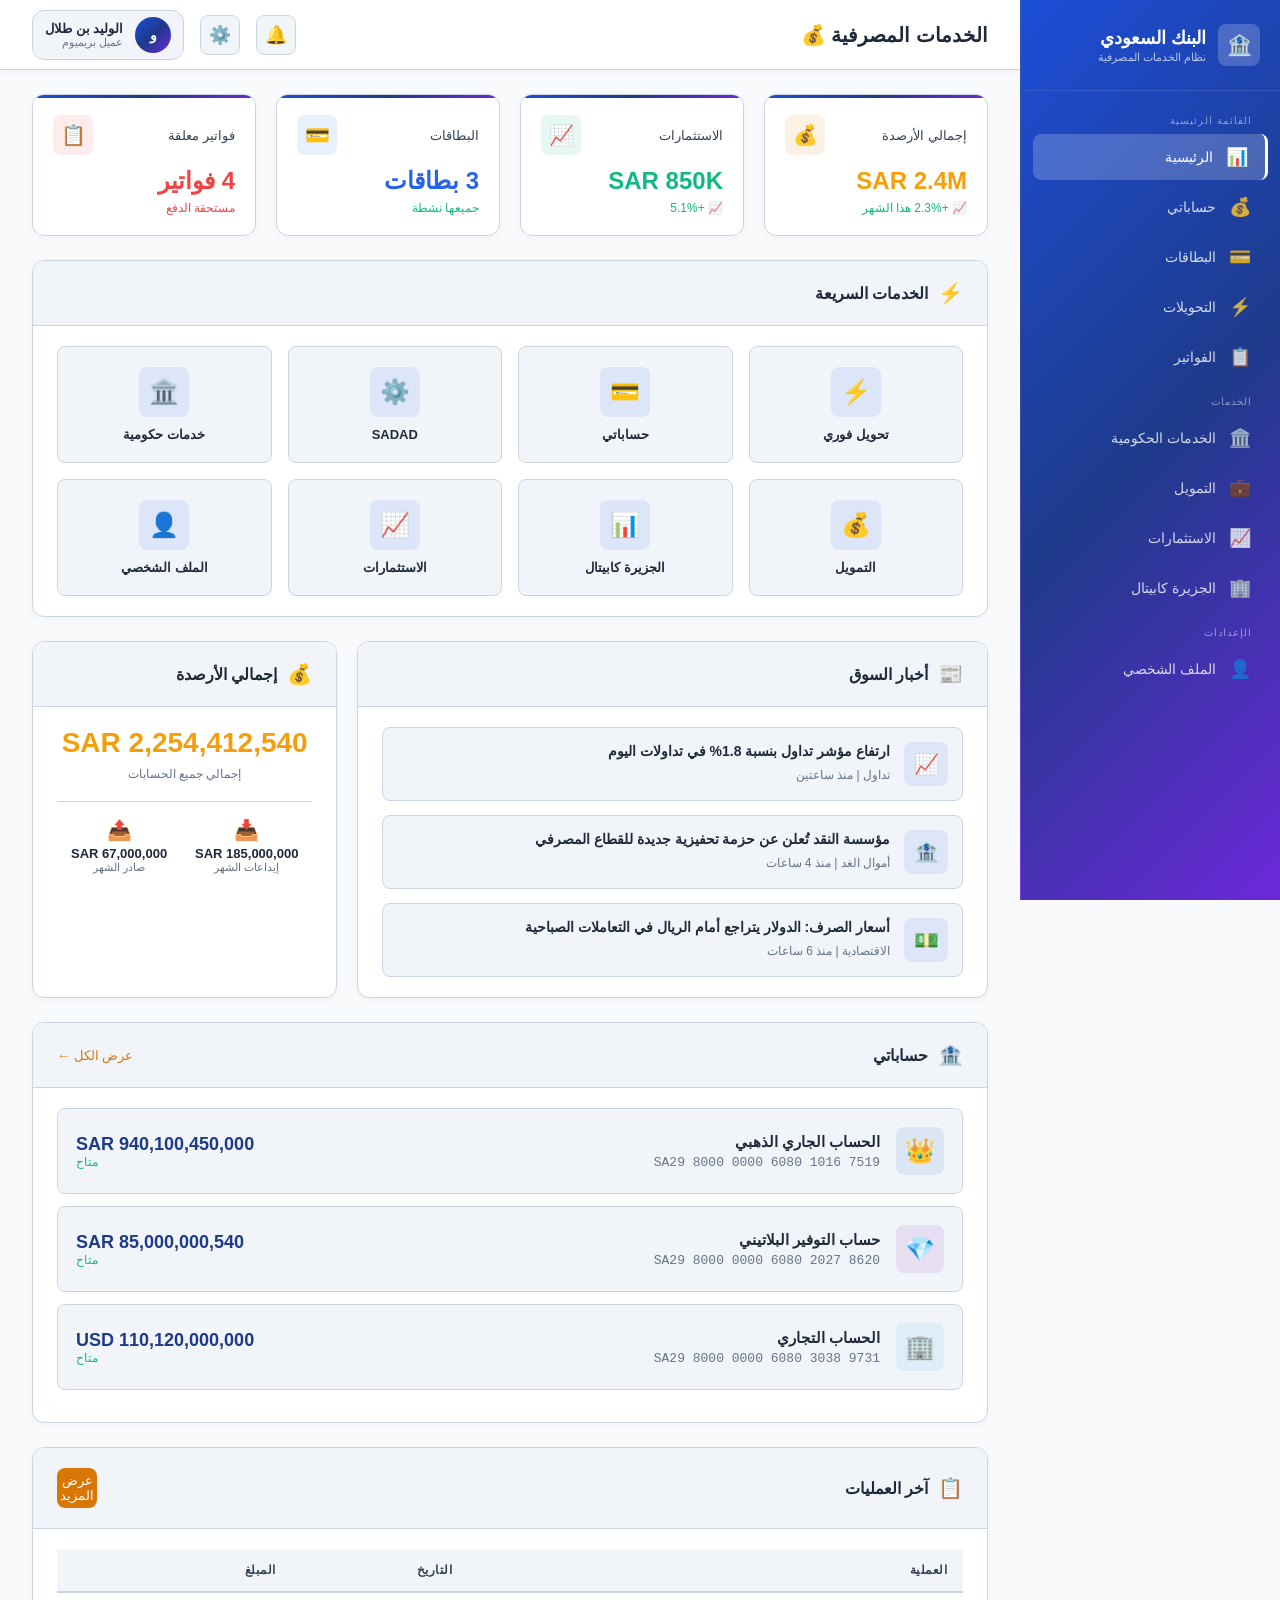
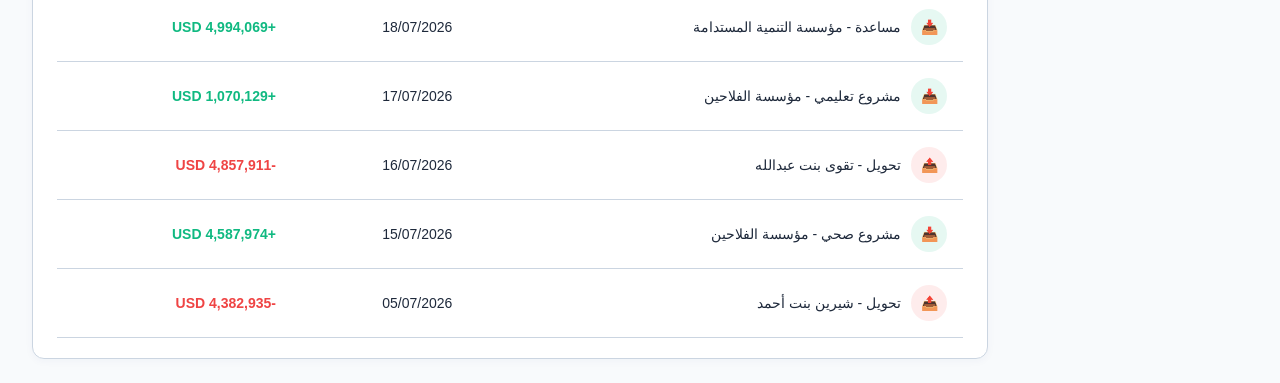
<file: index.html>
<!DOCTYPE html>
<html lang="ar" dir="rtl">
<head>
  <meta charset="UTF-8">
  <meta name="viewport" content="width=device-width, initial-scale=1.0">
  <title>الرئيسية | البنك السعودي</title>
  <link rel="stylesheet" href="style.css">
</head>
<body>
  <div class="app-container">
    <!-- ===== القائمة الجانبية ===== -->
    <aside class="sidebar" id="sidebar">
      <div class="sidebar-brand">
        <div class="brand-icon">🏦</div>
        <div>
          <div class="brand-text">البنك السعودي</div>
          <div class="brand-sub">نظام الخدمات المصرفية</div>
        </div>
      </div>
      <nav class="sidebar-nav">
        <div class="nav-section">
          <div class="nav-section-title">القائمة الرئيسية</div>
          <a href="index.html" class="nav-item active" data-page="index">
            <span class="icon">📊</span>
            <span>الرئيسية</span>
          </a>
          <a href="accounts.html" class="nav-item" data-page="accounts">
            <span class="icon">💰</span>
            <span>حساباتي</span>
          </a>
          <a href="cards.html" class="nav-item" data-page="cards">
            <span class="icon">💳</span>
            <span>البطاقات</span>
          </a>
          <a href="transfers.html" class="nav-item" data-page="transfers">
            <span class="icon">⚡</span>
            <span>التحويلات</span>
          </a>
          <a href="bills.html" class="nav-item" data-page="bills">
            <span class="icon">📋</span>
            <span>الفواتير</span>
          </a>
        </div>
        <div class="nav-section">
          <div class="nav-section-title">الخدمات</div>
          <a href="government.html" class="nav-item" data-page="government">
            <span class="icon">🏛️</span>
            <span>الخدمات الحكومية</span>
          </a>
          <a href="financing.html" class="nav-item" data-page="financing">
            <span class="icon">💼</span>
            <span>التمويل</span>
          </a>
          <a href="investments.html" class="nav-item" data-page="investments">
            <span class="icon">📈</span>
            <span>الاستثمارات</span>
          </a>
          <a href="capital.html" class="nav-item" data-page="capital">
            <span class="icon">🏢</span>
            <span>الجزيرة كابيتال</span>
          </a>
        </div>
        <div class="nav-section">
          <div class="nav-section-title">الإعدادات</div>
          <a href="profile.html" class="nav-item" data-page="profile">
            <span class="icon">👤</span>
            <span>الملف الشخصي</span>
          </a>
        </div>
      </nav>
    </aside>
    <div class="sidebar-overlay" id="sidebarOverlay"></div>

    <!-- ===== المحتوى الرئيسي ===== -->
    <main class="main-content">
      <!-- الهيدر -->
      <header class="top-header">
        <div style="display:flex;align-items:center;gap:16px;">
          <button class="mobile-menu-btn" id="mobileMenuBtn">☰</button>
          <h1 class="header-title">الخدمات المصرفية 💰</h1>
        </div>
        <div class="header-actions">
          <button class="header-btn" onclick="showToast('لا توجد إشعارات جديدة','info')">🔔</button>
          <button class="header-btn" onclick="showToast('قريباً','info')">⚙️</button>
          <div class="user-profile" onclick="location.href='profile.html'">
            <div class="user-avatar">و</div>
            <div class="user-info">
              <div class="user-name">الوليد بن طلال</div>
              <div class="user-role">عميل بريميوم</div>
            </div>
          </div>
        </div>
      </header>

      <!-- المحتوى -->
      <div class="page-content">
        <!-- الإحصائيات -->
        <div class="stats-grid">
          <div class="stat-card animate-fade-in">
            <div class="stat-header">
              <span class="stat-label">إجمالي الأرصدة</span>
              <div class="stat-icon gold">💰</div>
            </div>
            <div class="stat-value" style="color:var(--accent-gold-light);">SAR 2.4M</div>
            <div class="stat-change up">📈 +2.3% هذا الشهر</div>
          </div>
          <div class="stat-card animate-fade-in">
            <div class="stat-header">
              <span class="stat-label">الاستثمارات</span>
              <div class="stat-icon green">📈</div>
            </div>
            <div class="stat-value" style="color:var(--accent-green);">SAR 850K</div>
            <div class="stat-change up">📈 +5.1%</div>
          </div>
          <div class="stat-card animate-fade-in">
            <div class="stat-header">
              <span class="stat-label">البطاقات</span>
              <div class="stat-icon blue">💳</div>
            </div>
            <div class="stat-value" style="color:var(--accent-blue);">3 بطاقات</div>
            <div class="stat-change up">جميعها نشطة</div>
          </div>
          <div class="stat-card animate-fade-in">
            <div class="stat-header">
              <span class="stat-label">فواتير معلقة</span>
              <div class="stat-icon red">📋</div>
            </div>
            <div class="stat-value" style="color:var(--accent-red);">4 فواتير</div>
            <div class="stat-change down">مستحقة الدفع</div>
          </div>
        </div>

        <!-- الخدمات السريعة -->
        <div class="section-card" style="margin-bottom:24px;">
          <div class="section-card-header">
            <div class="section-card-title"><span class="icon">⚡</span> الخدمات السريعة</div>
          </div>
          <div class="section-card-body">
            <div class="quick-services">
              <a href="instant-transfer.html" class="quick-service-item">
                <div class="quick-service-icon">⚡</div>
                <span class="quick-service-label">تحويل فوري</span>
              </a>
              <a href="accounts.html" class="quick-service-item">
                <div class="quick-service-icon">💳</div>
                <span class="quick-service-label">حساباتي</span>
              </a>
              <a href="bills.html" class="quick-service-item">
                <div class="quick-service-icon">⚙️</div>
                <span class="quick-service-label">SADAD</span>
              </a>
              <a href="government.html" class="quick-service-item">
                <div class="quick-service-icon">🏛️</div>
                <span class="quick-service-label">خدمات حكومية</span>
              </a>
              <a href="financing.html" class="quick-service-item">
                <div class="quick-service-icon">💰</div>
                <span class="quick-service-label">التمويل</span>
              </a>
              <a href="capital.html" class="quick-service-item">
                <div class="quick-service-icon">📊</div>
                <span class="quick-service-label">الجزيرة كابيتال</span>
              </a>
              <a href="investments.html" class="quick-service-item">
                <div class="quick-service-icon">📈</div>
                <span class="quick-service-label">الاستثمارات</span>
              </a>
              <a href="profile.html" class="quick-service-item">
                <div class="quick-service-icon">👤</div>
                <span class="quick-service-label">الملف الشخصي</span>
              </a>
            </div>
          </div>
        </div>

        <!-- الأخبار + الأرصدة -->
        <div class="cards-grid">
          <div class="section-card" style="grid-column: span 2;">
            <div class="section-card-header">
              <div class="section-card-title"><span class="icon">📰</span> أخبار السوق</div>
            </div>
            <div class="section-card-body">
              <div class="news-list">
                <div class="news-item">
                  <div class="news-icon">📈</div>
                  <div class="news-content">
                    <div class="news-title">ارتفاع مؤشر تداول بنسبة 1.8% في تداولات اليوم</div>
                    <div class="news-meta">تداول | منذ ساعتين</div>
                  </div>
                </div>
                <div class="news-item">
                  <div class="news-icon">🏦</div>
                  <div class="news-content">
                    <div class="news-title">مؤسسة النقد تُعلن عن حزمة تحفيزية جديدة للقطاع المصرفي</div>
                    <div class="news-meta">أموال الغد | منذ 4 ساعات</div>
                  </div>
                </div>
                <div class="news-item">
                  <div class="news-icon">💵</div>
                  <div class="news-content">
                    <div class="news-title">أسعار الصرف: الدولار يتراجع أمام الريال في التعاملات الصباحية</div>
                    <div class="news-meta">الاقتصادية | منذ 6 ساعات</div>
                  </div>
                </div>
              </div>
            </div>
          </div>

          <div class="section-card">
            <div class="section-card-header">
              <div class="section-card-title"><span class="icon">💰</span> إجمالي الأرصدة</div>
            </div>
            <div class="section-card-body">
              <div style="text-align:center;margin-bottom:20px;">
                <div style="font-size:28px;font-weight:700;color:var(--accent-gold-light);margin-bottom:8px;">SAR 2,254,412,540</div>
                <div style="font-size:12px;color:var(--text-muted);">إجمالي جميع الحسابات</div>
              </div>
              <div style="display:flex;justify-content:space-around;padding-top:16px;border-top:1px solid var(--border-color);">
                <div style="text-align:center;">
                  <div style="font-size:20px;margin-bottom:4px;">📥</div>
                  <div style="font-size:13px;font-weight:600;">SAR 185,000,000</div>
                  <div style="font-size:11px;color:var(--text-muted);">إيداعات الشهر</div>
                </div>
                <div style="text-align:center;">
                  <div style="font-size:20px;margin-bottom:4px;">📤</div>
                  <div style="font-size:13px;font-weight:600;">SAR 67,000,000</div>
                  <div style="font-size:11px;color:var(--text-muted);">صادر الشهر</div>
                </div>
              </div>
            </div>
          </div>
        </div>

        <!-- الحسابات -->
        <div class="section-card" style="margin-top:24px;">
          <div class="section-card-header">
            <div class="section-card-title"><span class="icon">🏦</span> حساباتي</div>
            <a href="accounts.html" style="font-size:13px;color:var(--accent-gold);text-decoration:none;">عرض الكل ←</a>
          </div>
          <div class="section-card-body">
            <div class="account-item">
              <div class="account-icon" style="background:rgba(21,101,192,0.1);">👑</div>
              <div class="account-info">
                <div class="account-name">الحساب الجاري الذهبي</div>
                <div class="account-number">SA29 8000 0000 6080 1016 7519</div>
              </div>
              <div class="account-balance">
                <div class="account-amount">SAR 940,100,450,000</div>
                <div class="account-status">متاح</div>
              </div>
            </div>
            <div class="account-item">
              <div class="account-icon" style="background:rgba(123,31,162,0.1);">💎</div>
              <div class="account-info">
                <div class="account-name">حساب التوفير البلاتيني</div>
                <div class="account-number">SA29 8000 0000 6080 2027 8620</div>
              </div>
              <div class="account-balance">
                <div class="account-amount">SAR 85,000,000,540</div>
                <div class="account-status">متاح</div>
              </div>
            </div>
            <div class="account-item">
              <div class="account-icon" style="background:rgba(66,165,245,0.1);">🏢</div>
              <div class="account-info">
                <div class="account-name">الحساب التجاري</div>
                <div class="account-number">SA29 8000 0000 6080 3038 9731</div>
              </div>
              <div class="account-balance">
                <div class="account-amount">USD 110,120,000,000</div>
                <div class="account-status">متاح</div>
              </div>
            </div>
          </div>
        </div>

        <!-- آخر العمليات -->
        <div class="section-card" style="margin-top:24px;">
          <div class="section-card-header">
            <div class="section-card-title"><span class="icon">📋</span> آخر العمليات</div>
            <button class="header-btn" id="showMoreBtn" onclick="toggleTransactions()" style="font-size:13px;padding:6px 16px;border-radius:8px;background:var(--accent-gold);color:white;border:none;cursor:pointer;">عرض المزيد</button>
          </div>
          <div class="section-card-body">
            <div class="table-container" id="transactionsContainer">
              <table class="data-table" id="transactionsTable">
                <thead>
                  <tr>
                    <th>العملية</th>
                    <th>التاريخ</th>
                    <th>المبلغ</th>
                  </tr>
                </thead>
                <tbody>
                  <!-- الصفوف الأولى مرئية -->
                  <tr class="txn-row" data-index="0">
                    <td>
                      <div class="txn-type">
                        <div class="txn-icon in">📥</div>
                        <span>مساعدة - مؤسسة التنمية المستدامة</span>
                      </div>
                    </td>
                    <td>18/07/2026</td>
                    <td class="txn-amount in">+USD 4,994,069</td>
                  </tr>
                  <tr class="txn-row" data-index="1">
                    <td>
                      <div class="txn-type">
                        <div class="txn-icon in">📥</div>
                        <span>مشروع تعليمي - مؤسسة الفلاحين</span>
                      </div>
                    </td>
                    <td>17/07/2026</td>
                    <td class="txn-amount in">+USD 1,070,129</td>
                  </tr>
                  <tr class="txn-row" data-index="2">
                    <td>
                      <div class="txn-type">
                        <div class="txn-icon out">📤</div>
                        <span>تحويل - تقوى بنت عبدالله</span>
                      </div>
                    </td>
                    <td>16/07/2026</td>
                    <td class="txn-amount out">-USD 4,857,911</td>
                  </tr>
                  <tr class="txn-row" data-index="3">
                    <td>
                      <div class="txn-type">
                        <div class="txn-icon in">📥</div>
                        <span>مشروع صحي - مؤسسة الفلاحين</span>
                      </div>
                    </td>
                    <td>15/07/2026</td>
                    <td class="txn-amount in">+USD 4,587,974</td>
                  </tr>
                  <tr class="txn-row" data-index="4">
                    <td>
                      <div class="txn-type">
                        <div class="txn-icon out">📤</div>
                        <span>تحويل - شيرين بنت أحمد</span>
                      </div>
                    </td>
                    <td>05/07/2026</td>
                    <td class="txn-amount out">-USD 4,382,935</td>
                  </tr>
                  <!-- باقي الصفوف مخفية -->
                  <tr class="txn-row hidden-row" data-index="5">
                    <td>
                      <div class="txn-type">
                        <div class="txn-icon out">📤</div>
                        <span>تحويل - لؤي بن طلال</span>
                      </div>
                    </td>
                    <td>03/07/2026</td>
                    <td class="txn-amount out">-SAR 1,521,379</td>
                  </tr>
                  <!-- ... باقي الصفوف كما هي ... -->
                </tbody>
              </table>
            </div>
          </div>
        </div>
      </div>
    </main>
  </div>

  <!-- Toast -->
  <div class="toast" id="toast">
    <span class="toast-icon" id="toastIcon">✓</span>
    <span id="toastMessage">تمت العملية بنجاح</span>
  </div>

  <script>
    const mobileMenuBtn = document.getElementById('mobileMenuBtn');
    const sidebar = document.getElementById('sidebar');
    const sidebarOverlay = document.getElementById('sidebarOverlay');
    if (mobileMenuBtn) {
      mobileMenuBtn.addEventListener('click', () => {
        sidebar.classList.toggle('open');
        sidebarOverlay.classList.toggle('active');
      });
    }
    if (sidebarOverlay) {
      sidebarOverlay.addEventListener('click', () => {
        sidebar.classList.remove('open');
        sidebarOverlay.classList.remove('active');
      });
    }
    function showToast(message, type) {
      const toast = document.getElementById('toast');
      const toastIcon = document.getElementById('toastIcon');
      const toastMessage = document.getElementById('toastMessage');
      toastMessage.textContent = message;
      toast.className = 'toast show toast-' + (type || 'success');
      if (type === 'success') toastIcon.textContent = '✓';
      else if (type === 'error') toastIcon.textContent = '✕';
      else toastIcon.textContent = 'ℹ';
      setTimeout(() => { toast.classList.remove('show'); }, 3000);
    }
    function toggleTransactions() {
      const container = document.getElementById('transactionsContainer');
      const btn = document.getElementById('showMoreBtn');
      const card = container.closest('.section-card');

      if (card.classList.contains('transactions-expanded')) {
        card.classList.remove('transactions-expanded');
        btn.textContent = 'عرض المزيد';
        container.scrollTop = 0;
      } else {
        card.classList.add('transactions-expanded');
        btn.textContent = 'عرض أقل';
      }
    }

    document.querySelectorAll('.stat-card, .section-card, .account-item, .bill-item').forEach((el, i) => {
      el.style.opacity = '0';
      el.style.animation = 'fadeIn 0.4s ease ' + (i * 0.05) + 's forwards';
    });
  </script>
</body>
</html>
</file>
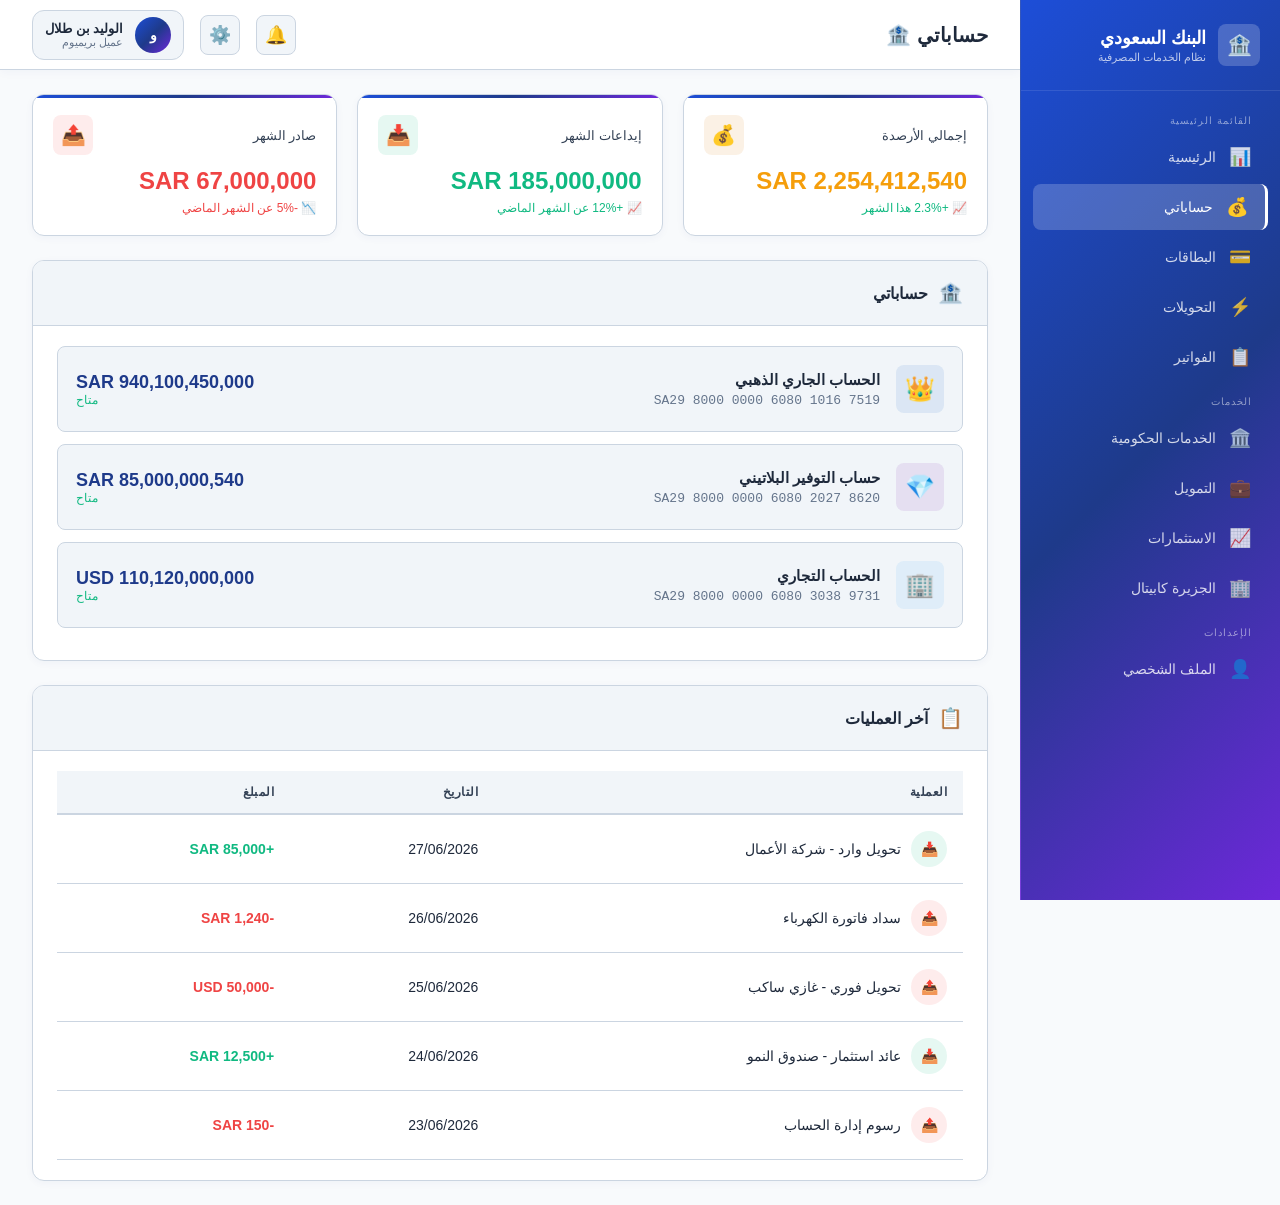
<file: accounts.html>
<!DOCTYPE html>
<html lang="ar" dir="rtl">
<head>
  <meta charset="UTF-8">
  <meta name="viewport" content="width=device-width, initial-scale=1.0">
  <title>حساباتي | البنك السعودي</title>
  <link rel="stylesheet" href="style.css">
</head>
<body>
  <div class="app-container">
    <aside class="sidebar" id="sidebar">
      <div class="sidebar-brand">
        <div class="brand-icon">🏦</div>
        <div><div class="brand-text">البنك السعودي</div><div class="brand-sub">نظام الخدمات المصرفية</div></div>
      </div>
      <nav class="sidebar-nav">
        <div class="nav-section">
          <div class="nav-section-title">القائمة الرئيسية</div>
          <a href="index.html" class="nav-item" data-page="index"><span class="icon">📊</span><span>الرئيسية</span></a>
          <a href="accounts.html" class="nav-item active" data-page="accounts"><span class="icon">💰</span><span>حساباتي</span></a>
          <a href="cards.html" class="nav-item" data-page="cards"><span class="icon">💳</span><span>البطاقات</span></a>
          <a href="transfers.html" class="nav-item" data-page="transfers"><span class="icon">⚡</span><span>التحويلات</span></a>
          <a href="bills.html" class="nav-item" data-page="bills"><span class="icon">📋</span><span>الفواتير</span></a>
        </div>
        <div class="nav-section">
          <div class="nav-section-title">الخدمات</div>
          <a href="government.html" class="nav-item" data-page="government"><span class="icon">🏛️</span><span>الخدمات الحكومية</span></a>
          <a href="financing.html" class="nav-item" data-page="financing"><span class="icon">💼</span><span>التمويل</span></a>
          <a href="investments.html" class="nav-item" data-page="investments"><span class="icon">📈</span><span>الاستثمارات</span></a>
          <a href="capital.html" class="nav-item" data-page="capital"><span class="icon">🏢</span><span>الجزيرة كابيتال</span></a>
        </div>
        <div class="nav-section">
          <div class="nav-section-title">الإعدادات</div>
          <a href="profile.html" class="nav-item" data-page="profile"><span class="icon">👤</span><span>الملف الشخصي</span></a>
        </div>
      </nav>
    </aside>
    <div class="sidebar-overlay" id="sidebarOverlay"></div>
    <main class="main-content">
      <header class="top-header">
        <div style="display:flex;align-items:center;gap:16px;">
          <button class="mobile-menu-btn" id="mobileMenuBtn">☰</button>
          <h1 class="header-title">حساباتي 🏦</h1>
        </div>
        <div class="header-actions">
          <button class="header-btn" onclick="showToast('لا توجد إشعارات جديدة','info')">🔔</button>
          <button class="header-btn" onclick="showToast('قريباً','info')">⚙️</button>
          <div class="user-profile" onclick="location.href='profile.html'">
            <div class="user-avatar">و</div>
            <div class="user-info"><div class="user-name">الوليد بن طلال</div><div class="user-role">عميل بريميوم</div></div>
          </div>
        </div>
      </header>
      <div class="page-content">
        <div class="stats-grid" style="grid-template-columns: repeat(3, 1fr);">
          <div class="stat-card">
            <div class="stat-header">
              <span class="stat-label">إجمالي الأرصدة</span>
              <div class="stat-icon gold">💰</div>
            </div>
            <div class="stat-value" style="color:var(--accent-gold-light);">SAR 2,254,412,540</div>
            <div class="stat-change up">📈 +2.3% هذا الشهر</div>
          </div>
          <div class="stat-card">
            <div class="stat-header">
              <span class="stat-label">إيداعات الشهر</span>
              <div class="stat-icon green">📥</div>
            </div>
            <div class="stat-value" style="color:var(--accent-green);">SAR 185,000,000</div>
            <div class="stat-change up">📈 +12% عن الشهر الماضي</div>
          </div>
          <div class="stat-card">
            <div class="stat-header">
              <span class="stat-label">صادر الشهر</span>
              <div class="stat-icon red">📤</div>
            </div>
            <div class="stat-value" style="color:var(--accent-red);">SAR 67,000,000</div>
            <div class="stat-change down">📉 -5% عن الشهر الماضي</div>
          </div>
        </div>

        <div class="section-card" style="margin-top:24px;">
          <div class="section-card-header">
            <div class="section-card-title"><span class="icon">🏦</span> حساباتي</div>
          </div>
          <div class="section-card-body">
            <div class="account-item">
              <div class="account-icon" style="background:rgba(21,101,192,0.1);">👑</div>
              <div class="account-info">
                <div class="account-name">الحساب الجاري الذهبي</div>
                <div class="account-number">SA29 8000 0000 6080 1016 7519</div>
              </div>
              <div class="account-balance">
                <div class="account-amount">SAR 940,100,450,000</div>
                <div class="account-status">متاح</div>
              </div>
            </div>
            <div class="account-item">
              <div class="account-icon" style="background:rgba(123,31,162,0.1);">💎</div>
              <div class="account-info">
                <div class="account-name">حساب التوفير البلاتيني</div>
                <div class="account-number">SA29 8000 0000 6080 2027 8620</div>
              </div>
              <div class="account-balance">
                <div class="account-amount">SAR 85,000,000,540</div>
                <div class="account-status">متاح</div>
              </div>
            </div>
            <div class="account-item">
              <div class="account-icon" style="background:rgba(66,165,245,0.1);">🏢</div>
              <div class="account-info">
                <div class="account-name">الحساب التجاري</div>
                <div class="account-number">SA29 8000 0000 6080 3038 9731</div>
              </div>
              <div class="account-balance">
                <div class="account-amount">USD 110,120,000,000</div>
                <div class="account-status">متاح</div>
              </div>
            </div>
          </div>
        </div>

        <div class="section-card" style="margin-top:24px;">
          <div class="section-card-header">
            <div class="section-card-title"><span class="icon">📋</span> آخر العمليات</div>
          </div>
          <div class="section-card-body">
            <div class="table-container">
              <table class="data-table">
                <thead><tr><th>العملية</th><th>التاريخ</th><th>المبلغ</th></tr></thead>
                <tbody>
                  <tr><td><div class="txn-type"><div class="txn-icon in">📥</div><span>تحويل وارد - شركة الأعمال</span></div></td><td>27/06/2026</td><td class="txn-amount in">+SAR 85,000</td></tr>
                  <tr><td><div class="txn-type"><div class="txn-icon out">📤</div><span>سداد فاتورة الكهرباء</span></div></td><td>26/06/2026</td><td class="txn-amount out">-SAR 1,240</td></tr>
                  <tr><td><div class="txn-type"><div class="txn-icon out">📤</div><span>تحويل فوري - غازي ساكب</span></div></td><td>25/06/2026</td><td class="txn-amount out">-USD 50,000</td></tr>
                  <tr><td><div class="txn-type"><div class="txn-icon in">📥</div><span>عائد استثمار - صندوق النمو</span></div></td><td>24/06/2026</td><td class="txn-amount in">+SAR 12,500</td></tr>
                  <tr><td><div class="txn-type"><div class="txn-icon out">📤</div><span>رسوم إدارة الحساب</span></div></td><td>23/06/2026</td><td class="txn-amount out">-SAR 150</td></tr>
                </tbody>
              </table>
            </div>
          </div>
        </div>
      </div>
    </main>
  </div>
  <div class="toast" id="toast"><span class="toast-icon" id="toastIcon">✓</span><span id="toastMessage">تمت العملية بنجاح</span></div>
  <script>
    const mobileMenuBtn = document.getElementById('mobileMenuBtn');
    const sidebar = document.getElementById('sidebar');
    const sidebarOverlay = document.getElementById('sidebarOverlay');
    if (mobileMenuBtn) {
      mobileMenuBtn.addEventListener('click', () => {
        sidebar.classList.toggle('open');
        sidebarOverlay.classList.toggle('active');
      });
    }
    if (sidebarOverlay) {
      sidebarOverlay.addEventListener('click', () => {
        sidebar.classList.remove('open');
        sidebarOverlay.classList.remove('active');
      });
    }
    function showToast(message, type) {
      const toast = document.getElementById('toast');
      const toastIcon = document.getElementById('toastIcon');
      const toastMessage = document.getElementById('toastMessage');
      toastMessage.textContent = message;
      toast.className = 'toast show toast-' + (type || 'success');
      if (type === 'success') toastIcon.textContent = '✓';
      else if (type === 'error') toastIcon.textContent = '✕';
      else toastIcon.textContent = 'ℹ';
      setTimeout(() => { toast.classList.remove('show'); }, 3000);
    }
  </script>
</body>
</html>
</file>
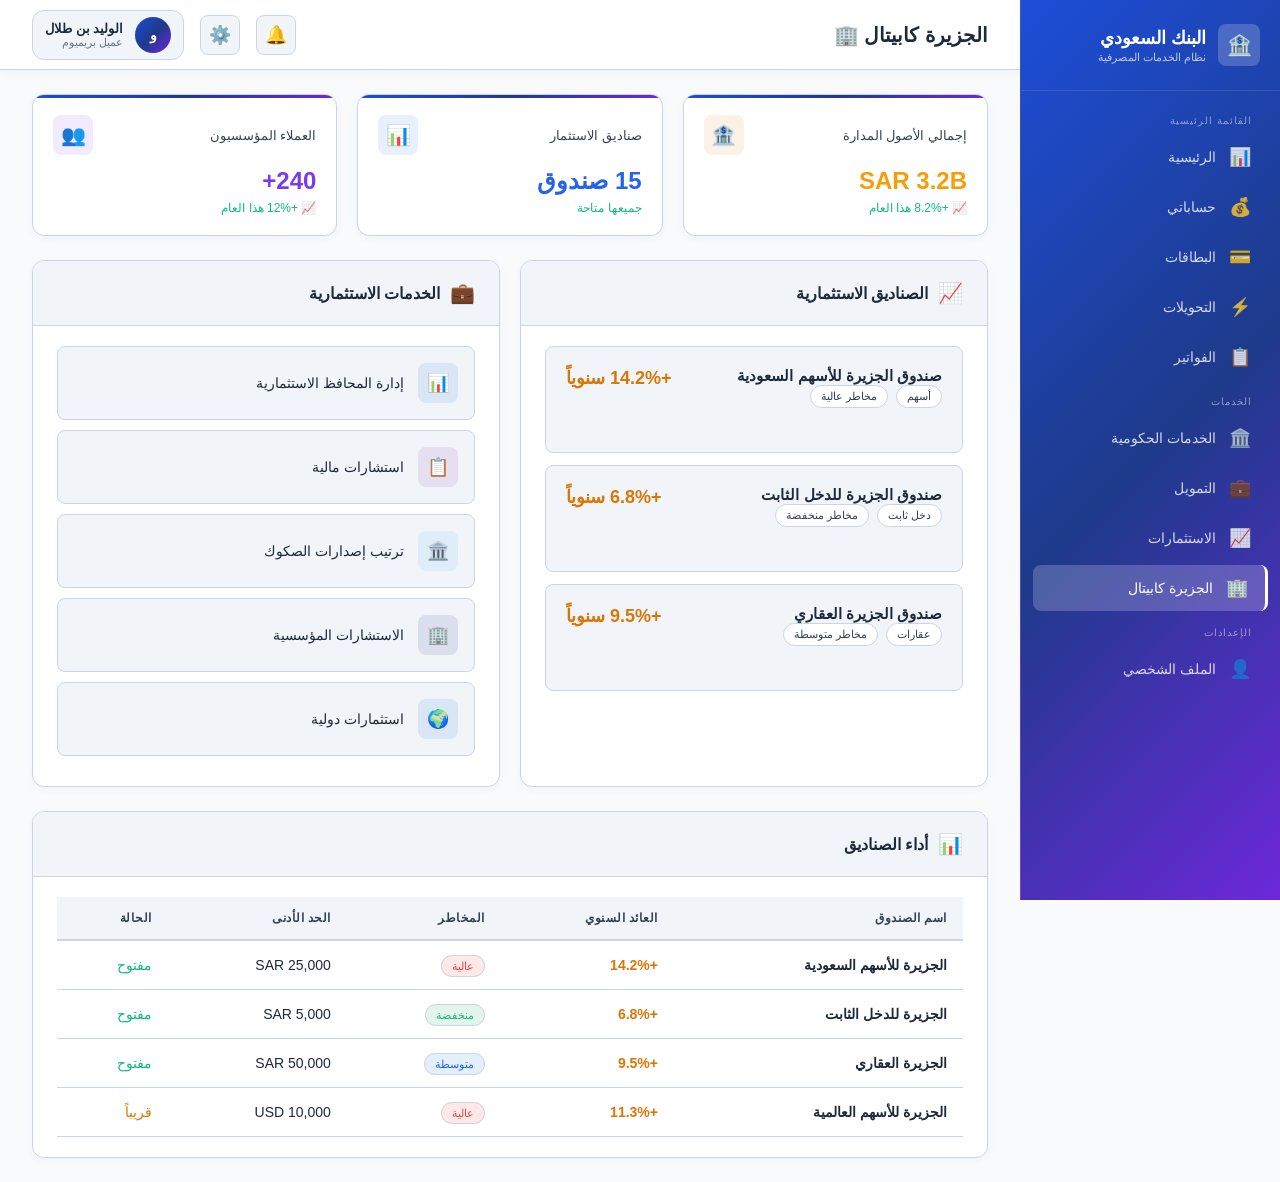
<file: capital.html>
<!DOCTYPE html>
<html lang="ar" dir="rtl">
<head>
  <meta charset="UTF-8">
  <meta name="viewport" content="width=device-width, initial-scale=1.0">
  <title>الجزيرة كابيتال | البنك السعودي</title>
  <link rel="stylesheet" href="style.css">
</head>
<body>
  <div class="app-container">
    <aside class="sidebar" id="sidebar">
      <div class="sidebar-brand">
        <div class="brand-icon">🏦</div>
        <div><div class="brand-text">البنك السعودي</div><div class="brand-sub">نظام الخدمات المصرفية</div></div>
      </div>
      <nav class="sidebar-nav">
        <div class="nav-section">
          <div class="nav-section-title">القائمة الرئيسية</div>
          <a href="index.html" class="nav-item" data-page="index"><span class="icon">📊</span><span>الرئيسية</span></a>
          <a href="accounts.html" class="nav-item" data-page="accounts"><span class="icon">💰</span><span>حساباتي</span></a>
          <a href="cards.html" class="nav-item" data-page="cards"><span class="icon">💳</span><span>البطاقات</span></a>
          <a href="transfers.html" class="nav-item" data-page="transfers"><span class="icon">⚡</span><span>التحويلات</span></a>
          <a href="bills.html" class="nav-item" data-page="bills"><span class="icon">📋</span><span>الفواتير</span></a>
        </div>
        <div class="nav-section">
          <div class="nav-section-title">الخدمات</div>
          <a href="government.html" class="nav-item" data-page="government"><span class="icon">🏛️</span><span>الخدمات الحكومية</span></a>
          <a href="financing.html" class="nav-item" data-page="financing"><span class="icon">💼</span><span>التمويل</span></a>
          <a href="investments.html" class="nav-item" data-page="investments"><span class="icon">📈</span><span>الاستثمارات</span></a>
          <a href="capital.html" class="nav-item active" data-page="capital"><span class="icon">🏢</span><span>الجزيرة كابيتال</span></a>
        </div>
        <div class="nav-section">
          <div class="nav-section-title">الإعدادات</div>
          <a href="profile.html" class="nav-item" data-page="profile"><span class="icon">👤</span><span>الملف الشخصي</span></a>
        </div>
      </nav>
    </aside>
    <div class="sidebar-overlay" id="sidebarOverlay"></div>
    <main class="main-content">
      <header class="top-header">
        <div style="display:flex;align-items:center;gap:16px;">
          <button class="mobile-menu-btn" id="mobileMenuBtn">☰</button>
          <h1 class="header-title">الجزيرة كابيتال 🏢</h1>
        </div>
        <div class="header-actions">
          <button class="header-btn" onclick="showToast('لا توجد إشعارات جديدة','info')">🔔</button>
          <button class="header-btn" onclick="showToast('قريباً','info')">⚙️</button>
          <div class="user-profile" onclick="location.href='profile.html'">
            <div class="user-avatar">و</div>
            <div class="user-info"><div class="user-name">الوليد بن طلال</div><div class="user-role">عميل بريميوم</div></div>
          </div>
        </div>
      </header>
      <div class="page-content">
        <!-- الإحصائيات -->
        <div class="stats-grid" style="grid-template-columns: repeat(3, 1fr);">
          <div class="stat-card">
            <div class="stat-header">
              <span class="stat-label">إجمالي الأصول المدارة</span>
              <div class="stat-icon gold">🏦</div>
            </div>
            <div class="stat-value" style="color:var(--accent-gold-light);">SAR 3.2B</div>
            <div class="stat-change up">📈 +8.2% هذا العام</div>
          </div>
          <div class="stat-card">
            <div class="stat-header">
              <span class="stat-label">صناديق الاستثمار</span>
              <div class="stat-icon blue">📊</div>
            </div>
            <div class="stat-value" style="color:var(--accent-blue);">15 صندوق</div>
            <div class="stat-change up">جميعها متاحة</div>
          </div>
          <div class="stat-card">
            <div class="stat-header">
              <span class="stat-label">العملاء المؤسسيون</span>
              <div class="stat-icon purple">👥</div>
            </div>
            <div class="stat-value" style="color:var(--accent-purple);">240+</div>
            <div class="stat-change up">📈 +12% هذا العام</div>
          </div>
        </div>

        <!-- منتجات الجزيرة كابيتال -->
        <div class="cards-grid card-grid-2" style="margin-top:24px;">
          <div class="section-card">
            <div class="section-card-header">
              <div class="section-card-title"><span class="icon">📈</span> الصناديق الاستثمارية</div>
            </div>
            <div class="section-card-body">
              <div class="fund-card">
                <div class="fund-header">
                  <div>
                    <div class="fund-name">صندوق الجزيرة للأسهم السعودية</div>
                    <div class="fund-tags"><span class="fund-tag">أسهم</span><span class="fund-tag">مخاطر عالية</span></div>
                  </div>
                  <div class="fund-return" style="color:var(--accent-gold);">+14.2% سنوياً</div>
                </div>
              </div>
              <div class="fund-card">
                <div class="fund-header">
                  <div>
                    <div class="fund-name">صندوق الجزيرة للدخل الثابت</div>
                    <div class="fund-tags"><span class="fund-tag">دخل ثابت</span><span class="fund-tag">مخاطر منخفضة</span></div>
                  </div>
                  <div class="fund-return" style="color:var(--accent-gold);">+6.8% سنوياً</div>
                </div>
              </div>
              <div class="fund-card">
                <div class="fund-header">
                  <div>
                    <div class="fund-name">صندوق الجزيرة العقاري</div>
                    <div class="fund-tags"><span class="fund-tag">عقارات</span><span class="fund-tag">مخاطر متوسطة</span></div>
                  </div>
                  <div class="fund-return" style="color:var(--accent-gold);">+9.5% سنوياً</div>
                </div>
              </div>
            </div>
          </div>

          <div class="section-card">
            <div class="section-card-header">
              <div class="section-card-title"><span class="icon">💼</span> الخدمات الاستثمارية</div>
            </div>
            <div class="section-card-body">
              <div class="service-btn" onclick="showToast('جاري التحميل...','info')">
                <div class="service-btn-icon" style="background:rgba(21,101,192,0.1);">📊</div>
                <span>إدارة المحافظ الاستثمارية</span>
              </div>
              <div class="service-btn" onclick="showToast('جاري التحميل...','info')">
                <div class="service-btn-icon" style="background:rgba(123,31,162,0.1);">📋</div>
                <span>استشارات مالية</span>
              </div>
              <div class="service-btn" onclick="showToast('جاري التحميل...','info')">
                <div class="service-btn-icon" style="background:rgba(66,165,245,0.1);">🏛️</div>
                <span>ترتيب إصدارات الصكوك</span>
              </div>
              <div class="service-btn" onclick="showToast('جاري التحميل...','info')">
                <div class="service-btn-icon" style="background:rgba(26,35,126,0.1);">🏢</div>
                <span>الاستشارات المؤسسية</span>
              </div>
              <div class="service-btn" onclick="showToast('جاري التحميل...','info')">
                <div class="service-btn-icon" style="background:rgba(21,101,192,0.1);">🌍</div>
                <span>استثمارات دولية</span>
              </div>
            </div>
          </div>
        </div>

        <!-- أداء الصناديق -->
        <div class="section-card" style="margin-top:24px;">
          <div class="section-card-header">
            <div class="section-card-title"><span class="icon">📊</span> أداء الصناديق</div>
          </div>
          <div class="section-card-body">
            <div class="table-container">
              <table class="data-table">
                <thead>
                  <tr><th>اسم الصندوق</th><th>العائد السنوي</th><th>المخاطر</th><th>الحد الأدنى</th><th>الحالة</th></tr>
                </thead>
                <tbody>
                  <tr>
                    <td style="font-weight:600;">الجزيرة للأسهم السعودية</td>
                    <td style="color:var(--accent-gold);font-weight:700;">+14.2%</td>
                    <td><span class="fund-tag" style="background:rgba(245,101,101,0.15);color:var(--accent-red);">عالية</span></td>
                    <td>SAR 25,000</td>
                    <td style="color:var(--accent-green);">مفتوح</td>
                  </tr>
                  <tr>
                    <td style="font-weight:600;">الجزيرة للدخل الثابت</td>
                    <td style="color:var(--accent-gold);font-weight:700;">+6.8%</td>
                    <td><span class="fund-tag" style="background:rgba(72,187,120,0.15);color:var(--accent-green);">منخفضة</span></td>
                    <td>SAR 5,000</td>
                    <td style="color:var(--accent-green);">مفتوح</td>
                  </tr>
                  <tr>
                    <td style="font-weight:600;">الجزيرة العقاري</td>
                    <td style="color:var(--accent-gold);font-weight:700;">+9.5%</td>
                    <td><span class="fund-tag" style="background:rgba(66,153,225,0.15);color:var(--accent-blue);">متوسطة</span></td>
                    <td>SAR 50,000</td>
                    <td style="color:var(--accent-green);">مفتوح</td>
                  </tr>
                  <tr>
                    <td style="font-weight:600;">الجزيرة للأسهم العالمية</td>
                    <td style="color:var(--accent-gold);font-weight:700;">+11.3%</td>
                    <td><span class="fund-tag" style="background:rgba(245,101,101,0.15);color:var(--accent-red);">عالية</span></td>
                    <td>USD 10,000</td>
                    <td style="color:var(--accent-gold);">قريباً</td>
                  </tr>
                </tbody>
              </table>
            </div>
          </div>
        </div>
      </div>
    </main>
  </div>
  <div class="toast" id="toast"><span class="toast-icon" id="toastIcon">✓</span><span id="toastMessage">تمت العملية بنجاح</span></div>
  <script>
    const mobileMenuBtn = document.getElementById('mobileMenuBtn');
    const sidebar = document.getElementById('sidebar');
    const sidebarOverlay = document.getElementById('sidebarOverlay');
    if (mobileMenuBtn) {
      mobileMenuBtn.addEventListener('click', () => {
        sidebar.classList.toggle('open');
        sidebarOverlay.classList.toggle('active');
      });
    }
    if (sidebarOverlay) {
      sidebarOverlay.addEventListener('click', () => {
        sidebar.classList.remove('open');
        sidebarOverlay.classList.remove('active');
      });
    }
    function showToast(message, type) {
      const toast = document.getElementById('toast');
      const toastIcon = document.getElementById('toastIcon');
      const toastMessage = document.getElementById('toastMessage');
      toastMessage.textContent = message;
      toast.className = 'toast show toast-' + (type || 'success');
      if (type === 'success') toastIcon.textContent = '✓';
      else if (type === 'error') toastIcon.textContent = '✕';
      else toastIcon.textContent = 'ℹ';
      setTimeout(() => { toast.classList.remove('show'); }, 3000);
    }
  </script>
</body>
</html>
</file>
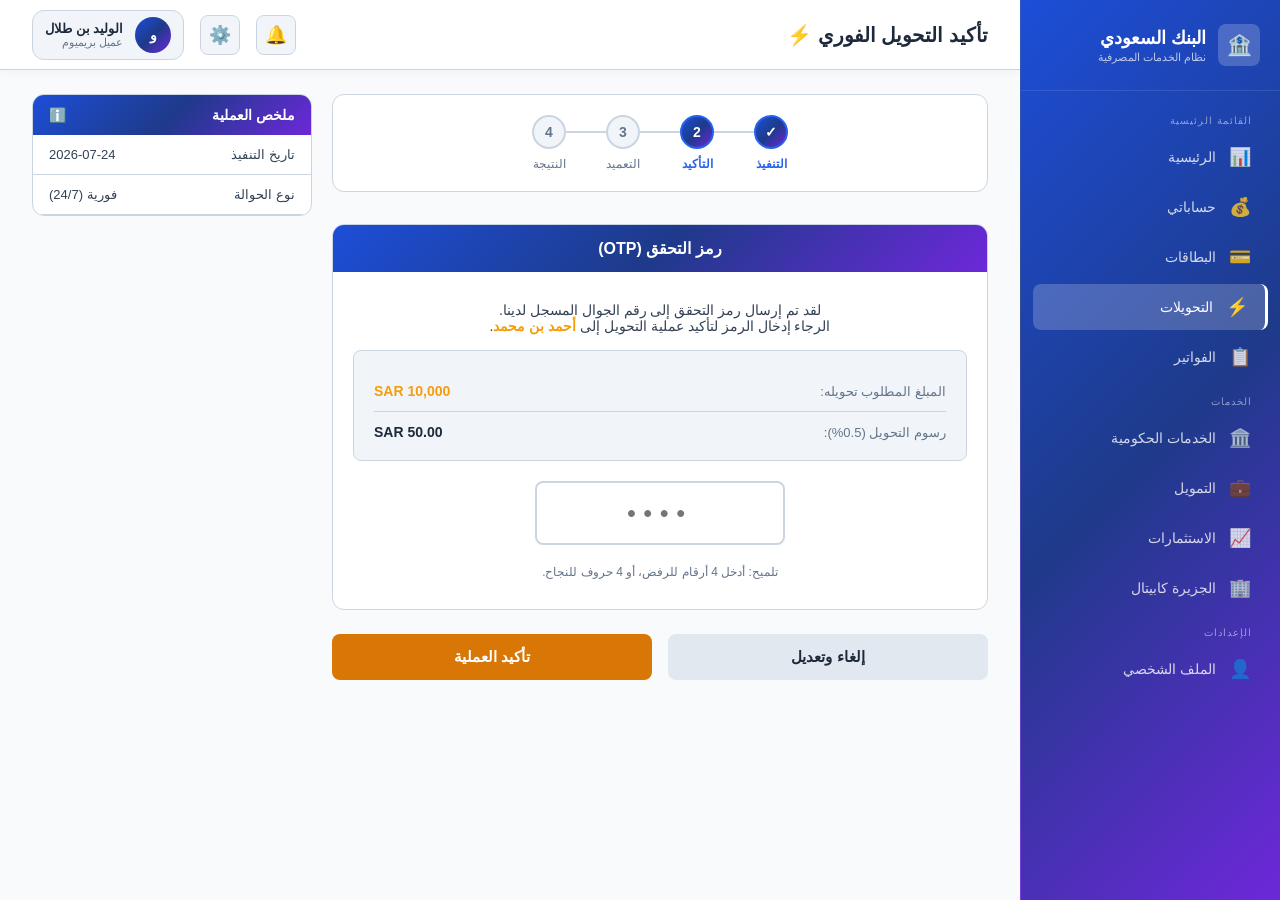
<file: code.html>
<!DOCTYPE html>
<html lang="ar" dir="rtl">
<head>
  <meta charset="UTF-8">
  <meta name="viewport" content="width=device-width, initial-scale=1.0, maximum-scale=1.0, user-scalable=no">
  <title>تأكيد التحويل | البنك السعودي</title>
  <link rel="stylesheet" href="style.css">
  <style>
    /* أنماط إضافية خاصة بالتحويلات فقط */
    .transfer-layout { display: flex; gap: 20px; }
    .transfer-main { flex: 1; min-width: 0; }

    .transfer-card {
      background: var(--bg-card);
      border: 1px solid var(--border-color);
      border-radius: var(--radius);
      margin-bottom: 20px;
      overflow: hidden;
    }

    .transfer-card-header {
      background: var(--nav-gradient);
      color: white;
      padding: 14px 20px;
      font-size: 16px;
      font-weight: 700;
      text-align: center;
    }

    .transfer-card-body { padding: 30px 20px; text-align: center; }

    .otp-input {
      width: 100%;
      max-width: 250px;
      padding: 16px;
      text-align: center;
      font-size: 24px;
      letter-spacing: 8px;
      background: var(--bg-card);
      border: 2px solid var(--border-color);
      border-radius: var(--radius-sm);
      color: var(--text-primary);
      font-weight: 700;
      margin: 20px 0;
      outline: none;
      transition: border-color 0.3s;
    }
    .otp-input:focus { border-color: var(--accent-gold); }

    .bottom-actions { display: flex; gap: 16px; margin-top: 24px; }
    .btn-cancel, .btn-next {
      flex: 1;
      padding: 14px 24px;
      border: none;
      border-radius: var(--radius-sm);
      font-family: inherit;
      font-size: 15px;
      font-weight: 700;
      cursor: pointer;
      color: white;
      transition: opacity 0.2s;
    }
    .btn-cancel { background: var(--bg-hover); color: var(--text-primary); }
    .btn-next { background: var(--accent-gold); color: white; }
    .btn-cancel:hover, .btn-next:hover { opacity: 0.85; }

    .view-container { display: none; animation: fadeIn 0.4s ease-in-out; }
    .view-container.active { display: block; }

    .result-icon { font-size: 70px; margin-bottom: 16px; display: inline-block; }
    .text-green { color: var(--accent-green); }
    .text-red { color: var(--accent-red); }

    .failure-reason {
      background: rgba(123, 31, 162, 0.1);
      border: 1px solid var(--accent-red);
      color: var(--text-primary);
      padding: 16px;
      border-radius: var(--radius-sm);
      margin: 20px 0;
      font-size: 14px;
      line-height: 1.6;
    }

    .right-sidebar { width: 280px; flex-shrink: 0; }
    .right-menu {
      background: var(--bg-card);
      border: 1px solid var(--border-color);
      border-radius: var(--radius);
      overflow: hidden;
      margin-bottom: 16px;
    }
    .right-menu-header {
      background: var(--nav-gradient);
      color: white;
      padding: 12px 16px;
      font-size: 14px;
      font-weight: 700;
      display: flex;
      justify-content: space-between;
      align-items: center;
    }
    .right-menu-item {
      display: flex;
      justify-content: space-between;
      align-items: center;
      padding: 12px 16px;
      border-bottom: 1px solid var(--border-color);
      color: var(--text-secondary);
      font-size: 13px;
    }

    .highlight-value { color: var(--accent-gold-light); }

    @media (max-width: 1100px) {
      .right-sidebar { display: none; }
    }
    @media (max-width: 768px) {
      .bottom-actions { flex-direction: column; }
      .btn-cancel, .btn-next { width: 100%; }
      .transfer-card-body { padding: 20px 16px; }
    }
  </style>
</head>
<body>
  <div class="app-container">
    <div class="sidebar-overlay" id="sidebarOverlay"></div>
    <aside class="sidebar" id="sidebar">
      <div class="sidebar-brand">
        <div class="brand-icon">🏦</div>
        <div><div class="brand-text">البنك السعودي</div><div class="brand-sub">نظام الخدمات المصرفية</div></div>
      </div>
      <nav class="sidebar-nav">
        <div class="nav-section">
          <div class="nav-section-title">القائمة الرئيسية</div>
          <a href="index.html" class="nav-item" data-page="index"><span class="icon">📊</span><span>الرئيسية</span></a>
          <a href="accounts.html" class="nav-item" data-page="accounts"><span class="icon">💰</span><span>حساباتي</span></a>
          <a href="cards.html" class="nav-item" data-page="cards"><span class="icon">💳</span><span>البطاقات</span></a>
          <a href="transfers.html" class="nav-item active" data-page="transfers"><span class="icon">⚡</span><span>التحويلات</span></a>
          <a href="bills.html" class="nav-item" data-page="bills"><span class="icon">📋</span><span>الفواتير</span></a>
        </div>
        <div class="nav-section">
          <div class="nav-section-title">الخدمات</div>
          <a href="government.html" class="nav-item" data-page="government"><span class="icon">🏛️</span><span>الخدمات الحكومية</span></a>
          <a href="financing.html" class="nav-item" data-page="financing"><span class="icon">💼</span><span>التمويل</span></a>
          <a href="investments.html" class="nav-item" data-page="investments"><span class="icon">📈</span><span>الاستثمارات</span></a>
          <a href="capital.html" class="nav-item" data-page="capital"><span class="icon">🏢</span><span>الجزيرة كابيتال</span></a>
        </div>
        <div class="nav-section">
          <div class="nav-section-title">الإعدادات</div>
          <a href="profile.html" class="nav-item" data-page="profile"><span class="icon">👤</span><span>الملف الشخصي</span></a>
        </div>
      </nav>
    </aside>

    <main class="main-content">
      <header class="top-header">
        <div style="display:flex;align-items:center;gap:16px;">
          <button class="mobile-menu-btn" id="mobileMenuBtn">☰</button>
          <h1 class="header-title">تأكيد التحويل الفوري ⚡</h1>
        </div>
        <div class="header-actions">
          <button class="header-btn" onclick="showToast('لا توجد إشعارات جديدة','info')">🔔</button>
          <button class="header-btn" onclick="showToast('قريباً','info')">⚙️</button>
          <div class="user-profile" onclick="location.href='profile.html'">
            <div class="user-avatar">و</div>
            <div class="user-info"><div class="user-name">الوليد بن طلال</div><div class="user-role">عميل بريميوم</div></div>
          </div>
        </div>
      </header>

      <div class="page-content">
        <div class="transfer-layout">
          <div class="transfer-main">
            
            <!-- شريط حالة المعاملة -->
            <div class="transfer-steps" id="progressSteps">
              <div class="step active" id="step1"><div class="step-number">✓</div><div class="step-label">التنفيذ</div></div>
              <div class="step active" id="step2"><div class="step-number">2</div><div class="step-label">التأكيد</div></div>
              <div class="step" id="step3"><div class="step-number">3</div><div class="step-label">التعميد</div></div>
              <div class="step" id="step4"><div class="step-number">4</div><div class="step-label">النتيجة</div></div>
            </div>

            <!-- ================= VIEW 1: إدخال رمز التأكيد ================= -->
            <div id="viewOTP" class="view-container active">
              <div class="transfer-card">
                <div class="transfer-card-header">رمز التحقق (OTP)</div>
                <div class="transfer-card-body">
                  <p style="color: var(--text-secondary); margin-bottom: 16px; font-size: 14px;">
                    لقد تم إرسال رمز التحقق إلى رقم الجوال المسجل لدينا.<br>
                    الرجاء إدخال الرمز لتأكيد عملية التحويل إلى <strong id="otpBeneficiary" class="highlight-value">---</strong>.
                  </p>
                  
                  <div class="summary-box">
                    <div class="summary-row">
                      <span class="summary-label">المبلغ المطلوب تحويله:</span>
                      <span class="summary-value highlight-value" id="otpAmount">---</span>
                    </div>
                    <div class="summary-row">
                      <span class="summary-label">رسوم التحويل (0.5%):</span>
                      <span class="summary-value" id="otpFees">---</span>
                    </div>
                  </div>

                  <input type="text" id="otpInput" class="otp-input" maxlength="4" placeholder="••••" autocomplete="off" inputmode="text">
                  <p style="font-size: 12px; color: var(--text-muted);">
                    تلميح: أدخل 4 أرقام للرفض، أو 4 حروف للنجاح.
                  </p>
                </div>
              </div>
              <div class="bottom-actions">
                <button class="btn-cancel" onclick="history.back()">إلغاء وتعديل</button>
                <button class="btn-next" onclick="verifyOTP()">تأكيد العملية</button>
              </div>
            </div>

            <!-- ================= VIEW 2: نجاح العملية ================= -->
            <div id="viewSuccess" class="view-container">
              <div class="transfer-card" style="border-color: var(--accent-gold);">
                <div class="transfer-card-body">
                  <div class="result-icon text-green">✅</div>
                  <h2 style="color: var(--accent-gold); margin-bottom: 10px;">تمت عملية التحويل بنجاح</h2>
                  <p style="color: var(--text-secondary); margin-bottom: 24px; font-size: 14px;">تم تنفيذ الحوالة الفورية وإيداع المبلغ في حساب المستفيد.</p>
                  
                  <div class="summary-box">
                    <div class="summary-row">
                      <span class="summary-label">رقم المرجع:</span>
                      <span class="summary-value">TRX-9876543210</span>
                    </div>
                    <div class="summary-row">
                      <span class="summary-label">المستفيد:</span>
                      <span class="summary-value" id="successBeneficiary">---</span>
                    </div>
                    <div class="summary-row">
                      <span class="summary-label">البنك المستلم:</span>
                      <span class="summary-value" id="successBank">---</span>
                    </div>
                    <div class="summary-row">
                      <span class="summary-label">إجمالي المبلغ المحول:</span>
                      <span class="summary-value highlight-value" id="successAmount">---</span>
                    </div>
                  </div>
                </div>
              </div>
              <div class="bottom-actions">
                <button class="btn-cancel" onclick="location.href='index.html'">العودة للرئيسية</button>
                <button class="btn-next" style="background: var(--bg-hover); color: var(--text-primary);" onclick="window.print()">🖨️ طباعة الإيصال</button>
              </div>
            </div>

            <!-- ================= VIEW 3: فشل العملية ================= -->
            <div id="viewFailure" class="view-container">
              <div class="transfer-card" style="border-color: var(--accent-red);">
                <div class="transfer-card-body">
                  <div class="result-icon text-red">❌</div>
                  <h2 style="color: var(--accent-red); margin-bottom: 10px;">فشل إتمام التحويل</h2>
                  
                  <div class="failure-reason">
                    <strong>عذراً، لم يتم تنفيذ العملية للأسباب التالية:</strong><br><br>
                    لم يتم دفع رسوم التحويل المقررة على هذه المعاملة بقيمة <strong id="failFees" style="background: var(--accent-red); color: white; padding: 2px 8px; border-radius: 4px; display: inline-block; margin-top: 4px;">---</strong>.<br>
                    يرجى تسديد الرسوم المطلوبة لضمان مرور الحوالة عبر نظام (فوري) بشكل صحيح.
                  </div>

                  <div class="summary-box">
                    <div class="summary-row">
                      <span class="summary-label">حالة العملية:</span>
                      <span class="summary-value text-red">مرفوضة من النظام</span>
                    </div>
                    <div class="summary-row">
                      <span class="summary-label">محاولة التحويل إلى:</span>
                      <span class="summary-value" id="failBeneficiary">---</span>
                    </div>
                  </div>
                </div>
              </div>
              <div class="bottom-actions">
                <button class="btn-cancel" onclick="location.href='index.html'">العودة للرئيسية</button>
                <button class="btn-next" style="background: var(--accent-red);" onclick="location.reload()">إعادة المحاولة</button>
              </div>
            </div>

          </div>

          <!-- RIGHT SIDEBAR -->
          <aside class="right-sidebar">
            <div class="right-menu">
              <div class="right-menu-header"><span>ملخص العملية</span><span>ℹ️</span></div>
              <div class="right-menu-item"><span>تاريخ التنفيذ</span><span style="direction: ltr;">2026-07-24</span></div>
              <div class="right-menu-item"><span>نوع الحوالة</span><span>فورية (24/7)</span></div>
            </div>
          </aside>
        </div>
      </div>
    </main>
  </div>

  <!-- TOAST -->
  <div class="toast" id="toast">
    <span class="toast-icon" id="toastIcon">✓</span>
    <span id="toastMessage">تمت العملية بنجاح</span>
  </div>

  <script>
    // ===== SIDEBAR TOGGLE =====
    const mobileMenuBtn = document.getElementById('mobileMenuBtn');
    const sidebar = document.getElementById('sidebar');
    const sidebarOverlay = document.getElementById('sidebarOverlay');

    if (mobileMenuBtn) {
      mobileMenuBtn.addEventListener('click', () => {
        sidebar.classList.toggle('open');
        sidebarOverlay.classList.toggle('active');
      });
    }
    if (sidebarOverlay) {
      sidebarOverlay.addEventListener('click', () => {
        sidebar.classList.remove('open');
        sidebarOverlay.classList.remove('active');
      });
    }

    function showToast(message, type) {
      const toast = document.getElementById('toast');
      const toastIcon = document.getElementById('toastIcon');
      const toastMessage = document.getElementById('toastMessage');
      toastMessage.textContent = message;
      toast.className = 'toast show toast-' + (type || 'success');
      if (type === 'success') toastIcon.textContent = '✓';
      else if (type === 'error') toastIcon.textContent = '✕';
      else toastIcon.textContent = 'ℹ';
      setTimeout(() => { toast.classList.remove('show'); }, 3000);
    }

    // جلب البيانات من الجلسة
    let transferData = JSON.parse(sessionStorage.getItem('transferData'));
    if (!transferData) {
      transferData = {
        beneficiaryName: "أحمد بن محمد",
        transferViaText: "البنك الأهلي",
        amount: "10,000",
        currency: "SAR",
        fees: "SAR 50.00"
      };
    }

    // تعبئة البيانات
    document.getElementById('otpBeneficiary').textContent = transferData.beneficiaryName;
    document.getElementById('otpAmount').textContent = transferData.currency + ' ' + transferData.amount;
    document.getElementById('otpFees').textContent = transferData.fees;
    document.getElementById('successBeneficiary').textContent = transferData.beneficiaryName;
    document.getElementById('successBank').textContent = transferData.transferViaText;
    document.getElementById('successAmount').textContent = transferData.currency + ' ' + transferData.amount;
    document.getElementById('failBeneficiary').textContent = transferData.beneficiaryName;
    document.getElementById('failFees').textContent = transferData.fees;

    function verifyOTP() {
      const otpValue = document.getElementById('otpInput').value.trim();
      const isFourDigits = /^\d{4}$/.test(otpValue);
      const isFourLetters = /^[a-zA-Zأ-ي]{4}$/.test(otpValue);

      if (isFourDigits) {
        showFailureView();
      } else if (isFourLetters) {
        showSuccessView();
      } else {
        showToast("الرجاء إدخال 4 أرقام (للرفض) أو 4 حروف (للنجاح)", "error");
      }
    }

    function showSuccessView() {
      document.getElementById('viewOTP').classList.remove('active');
      document.getElementById('viewSuccess').classList.add('active');
      document.getElementById('step3').classList.add('active');
      document.getElementById('step3').querySelector('.step-number').textContent = '✓';
      const step4 = document.getElementById('step4');
      step4.classList.add('active', 'success');
      step4.querySelector('.step-number').textContent = '✓';
      showToast("تم التحويل بنجاح ✅", "success");
    }

    function showFailureView() {
      document.getElementById('viewOTP').classList.remove('active');
      document.getElementById('viewFailure').classList.add('active');
      document.getElementById('step3').classList.add('active');
      document.getElementById('step3').querySelector('.step-number').textContent = '✓';
      const step4 = document.getElementById('step4');
      step4.classList.add('active', 'error');
      step4.querySelector('.step-number').textContent = '✕';
      showToast("فشل التحويل ❌", "error");
    }
  </script>
</body>
</html>
</file>
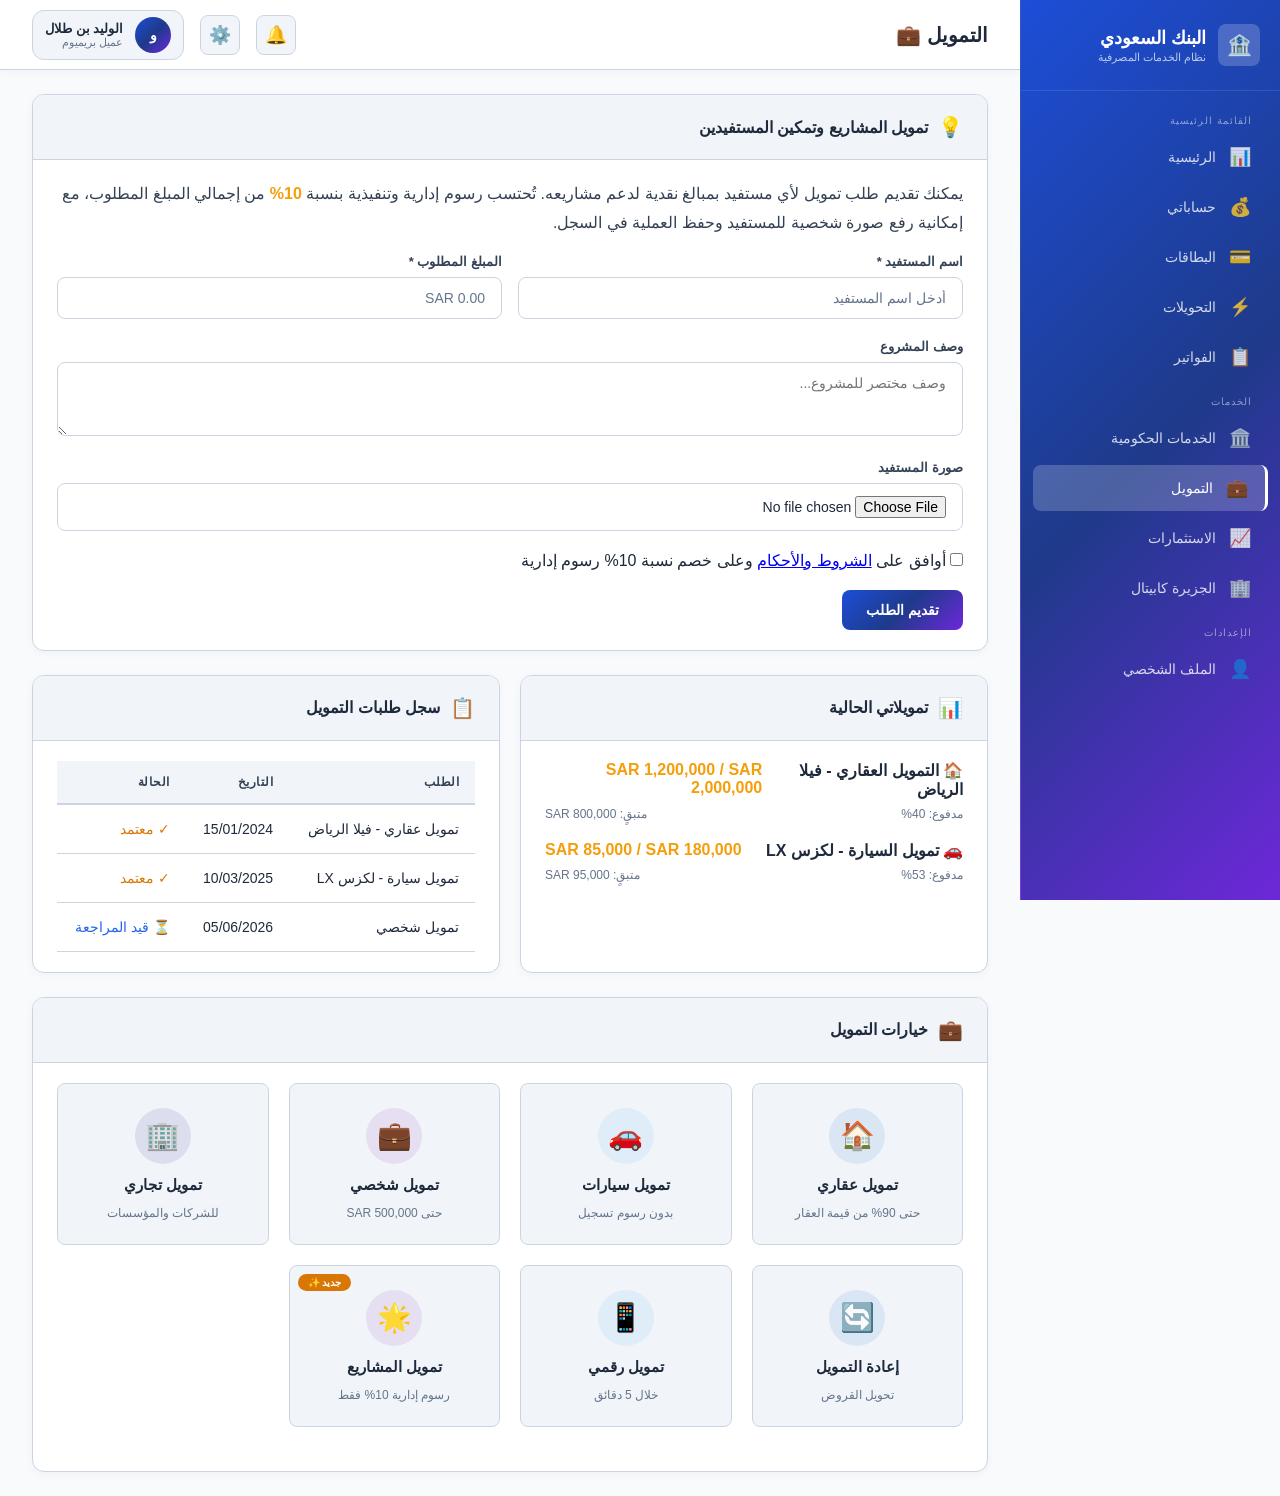
<file: financing.html>
<!DOCTYPE html>
<html lang="ar" dir="rtl">
<head>
  <meta charset="UTF-8">
  <meta name="viewport" content="width=device-width, initial-scale=1.0">
  <title>التمويل | البنك السعودي</title>
  <link rel="stylesheet" href="style.css">
</head>
<body>
  <div class="app-container">
    <aside class="sidebar" id="sidebar">
      <div class="sidebar-brand">
        <div class="brand-icon">🏦</div>
        <div><div class="brand-text">البنك السعودي</div><div class="brand-sub">نظام الخدمات المصرفية</div></div>
      </div>
      <nav class="sidebar-nav">
        <div class="nav-section">
          <div class="nav-section-title">القائمة الرئيسية</div>
          <a href="index.html" class="nav-item" data-page="index"><span class="icon">📊</span><span>الرئيسية</span></a>
          <a href="accounts.html" class="nav-item" data-page="accounts"><span class="icon">💰</span><span>حساباتي</span></a>
          <a href="cards.html" class="nav-item" data-page="cards"><span class="icon">💳</span><span>البطاقات</span></a>
          <a href="transfers.html" class="nav-item" data-page="transfers"><span class="icon">⚡</span><span>التحويلات</span></a>
          <a href="bills.html" class="nav-item" data-page="bills"><span class="icon">📋</span><span>الفواتير</span></a>
        </div>
        <div class="nav-section">
          <div class="nav-section-title">الخدمات</div>
          <a href="government.html" class="nav-item" data-page="government"><span class="icon">🏛️</span><span>الخدمات الحكومية</span></a>
          <a href="financing.html" class="nav-item active" data-page="financing"><span class="icon">💼</span><span>التمويل</span></a>
          <a href="investments.html" class="nav-item" data-page="investments"><span class="icon">📈</span><span>الاستثمارات</span></a>
          <a href="capital.html" class="nav-item" data-page="capital"><span class="icon">🏢</span><span>الجزيرة كابيتال</span></a>
        </div>
        <div class="nav-section">
          <div class="nav-section-title">الإعدادات</div>
          <a href="profile.html" class="nav-item" data-page="profile"><span class="icon">👤</span><span>الملف الشخصي</span></a>
        </div>
      </nav>
    </aside>
    <div class="sidebar-overlay" id="sidebarOverlay"></div>
    <main class="main-content">
      <header class="top-header">
        <div style="display:flex;align-items:center;gap:16px;">
          <button class="mobile-menu-btn" id="mobileMenuBtn">☰</button>
          <h1 class="header-title">التمويل 💼</h1>
        </div>
        <div class="header-actions">
          <button class="header-btn" onclick="showToast('لا توجد إشعارات جديدة','info')">🔔</button>
          <button class="header-btn" onclick="showToast('قريباً','info')">⚙️</button>
          <div class="user-profile" onclick="location.href='profile.html'">
            <div class="user-avatar">و</div>
            <div class="user-info"><div class="user-name">الوليد بن طلال</div><div class="user-role">عميل بريميوم</div></div>
          </div>
        </div>
      </header>
      <div class="page-content">
        <!-- نموذج طلب التمويل -->
        <div class="section-card" style="margin-bottom:24px;">
          <div class="section-card-header">
            <div class="section-card-title"><span class="icon">💡</span> تمويل المشاريع وتمكين المستفيدين</div>
          </div>
          <div class="section-card-body">
            <p style="line-height:1.8;color:var(--text-secondary);margin-bottom:16px;">
              يمكنك تقديم طلب تمويل لأي مستفيد بمبالغ نقدية لدعم مشاريعه. تُحتسب رسوم إدارية وتنفيذية بنسبة <strong style="color:var(--accent-gold-light);">10%</strong> من إجمالي المبلغ المطلوب، مع إمكانية رفع صورة شخصية للمستفيد وحفظ العملية في السجل.
            </p>
            <div class="form-row">
              <div class="form-group">
                <label class="form-label">اسم المستفيد *</label>
                <input type="text" class="form-input" placeholder="أدخل اسم المستفيد">
              </div>
              <div class="form-group">
                <label class="form-label">المبلغ المطلوب *</label>
                <input type="text" class="form-input" placeholder="SAR 0.00">
              </div>
            </div>
            <div class="form-group">
              <label class="form-label">وصف المشروع</label>
              <textarea class="form-textarea" rows="3" placeholder="وصف مختصر للمشروع..."></textarea>
            </div>
            <div class="form-group">
              <label class="form-label">صورة المستفيد</label>
              <input type="file" class="form-input" accept="image/*">
            </div>
            <div class="form-group">
              <label class="checkbox-label">
                <input type="checkbox">
                <span>أوافق على <a href="#" class="link-gold">الشروط والأحكام</a> وعلى خصم نسبة 10% رسوم إدارية</span>
              </label>
            </div>
            <button class="btn btn-primary" onclick="showToast('تم إرسال طلب التمويل بنجاح','success')">تقديم الطلب</button>
          </div>
        </div>

        <!-- تمويلاتي الحالية + سجل الطلبات -->
        <div class="cards-grid card-grid-2" style="margin-bottom:24px;">
          <div class="section-card">
            <div class="section-card-header">
              <div class="section-card-title"><span class="icon">📊</span> تمويلاتي الحالية</div>
            </div>
            <div class="section-card-body">
              <div style="margin-bottom:20px;">
                <div style="display:flex;justify-content:space-between;margin-bottom:8px;">
                  <span style="font-weight:600;color:var(--text-primary);">🏠 التمويل العقاري - فيلا الرياض</span>
                  <span style="color:var(--accent-gold-light);font-weight:700;">SAR 1,200,000 / SAR 2,000,000</span>
                </div>
                <div class="progress-bar"><div class="progress-fill" style="width:40%;"></div></div>
                <div style="display:flex;justify-content:space-between;margin-top:6px;font-size:12px;color:var(--text-muted);">
                  <span>مدفوع: 40%</span><span>متبقٍ: SAR 800,000</span>
                </div>
              </div>
              <div>
                <div style="display:flex;justify-content:space-between;margin-bottom:8px;">
                  <span style="font-weight:600;color:var(--text-primary);">🚗 تمويل السيارة - لكزس LX</span>
                  <span style="color:var(--accent-gold-light);font-weight:700;">SAR 85,000 / SAR 180,000</span>
                </div>
                <div class="progress-bar"><div class="progress-fill" style="width:53%;"></div></div>
                <div style="display:flex;justify-content:space-between;margin-top:6px;font-size:12px;color:var(--text-muted);">
                  <span>مدفوع: 53%</span><span>متبقٍ: SAR 95,000</span>
                </div>
              </div>
            </div>
          </div>
          <div class="section-card">
            <div class="section-card-header">
              <div class="section-card-title"><span class="icon">📋</span> سجل طلبات التمويل</div>
            </div>
            <div class="section-card-body">
              <div class="table-container">
                <table class="data-table">
                  <thead><tr><th>الطلب</th><th>التاريخ</th><th>الحالة</th></tr></thead>
                  <tbody>
                    <tr><td style="color:var(--text-primary);">تمويل عقاري - فيلا الرياض</td><td>15/01/2024</td><td style="color:var(--accent-gold);">✓ معتمد</td></tr>
                    <tr><td style="color:var(--text-primary);">تمويل سيارة - لكزس LX</td><td>10/03/2025</td><td style="color:var(--accent-gold);">✓ معتمد</td></tr>
                    <tr><td style="color:var(--text-primary);">تمويل شخصي</td><td>05/06/2026</td><td style="color:var(--accent-blue);">⏳ قيد المراجعة</td></tr>
                  </tbody>
                </table>
              </div>
            </div>
          </div>
        </div>

        <!-- خيارات التمويل -->
        <div class="section-card">
          <div class="section-card-header">
            <div class="section-card-title"><span class="icon">💼</span> خيارات التمويل</div>
          </div>
          <div class="section-card-body">
            <div class="cards-grid card-grid-4">
              <div class="finance-card" onclick="showToast('جاري التحميل...','info')">
                <div class="finance-icon" style="background:rgba(21,101,192,0.1);">🏠</div>
                <div class="finance-title">تمويل عقاري</div>
                <div class="finance-desc">حتى 90% من قيمة العقار</div>
              </div>
              <div class="finance-card" onclick="showToast('جاري التحميل...','info')">
                <div class="finance-icon" style="background:rgba(66,165,245,0.1);">🚗</div>
                <div class="finance-title">تمويل سيارات</div>
                <div class="finance-desc">بدون رسوم تسجيل</div>
              </div>
              <div class="finance-card" onclick="showToast('جاري التحميل...','info')">
                <div class="finance-icon" style="background:rgba(123,31,162,0.1);">💼</div>
                <div class="finance-title">تمويل شخصي</div>
                <div class="finance-desc">حتى SAR 500,000</div>
              </div>
              <div class="finance-card" onclick="showToast('جاري التحميل...','info')">
                <div class="finance-icon" style="background:rgba(26,35,126,0.1);">🏢</div>
                <div class="finance-title">تمويل تجاري</div>
                <div class="finance-desc">للشركات والمؤسسات</div>
              </div>
              <div class="finance-card" onclick="showToast('جاري التحميل...','info')">
                <div class="finance-icon" style="background:rgba(21,101,192,0.1);">🔄</div>
                <div class="finance-title">إعادة التمويل</div>
                <div class="finance-desc">تحويل القروض</div>
              </div>
              <div class="finance-card" onclick="showToast('جاري التحميل...','info')">
                <div class="finance-icon" style="background:rgba(66,165,245,0.1);">📱</div>
                <div class="finance-title">تمويل رقمي</div>
                <div class="finance-desc">خلال 5 دقائق</div>
              </div>
              <div class="finance-card" onclick="showToast('جاري التحميل...','info')" style="position:relative;">
                <div class="finance-badge" style="background:var(--accent-gold);color:white;position:absolute;top:8px;left:8px;font-size:10px;padding:3px 10px;border-radius:20px;">جديد ✨</div>
                <div class="finance-icon" style="background:rgba(123,31,162,0.1);">🌟</div>
                <div class="finance-title">تمويل المشاريع</div>
                <div class="finance-desc">رسوم إدارية 10% فقط</div>
              </div>
            </div>
          </div>
        </div>
      </div>
    </main>
  </div>
  <div class="toast" id="toast"><span class="toast-icon" id="toastIcon">✓</span><span id="toastMessage">تمت العملية بنجاح</span></div>
  <script>
    const mobileMenuBtn = document.getElementById('mobileMenuBtn');
    const sidebar = document.getElementById('sidebar');
    const sidebarOverlay = document.getElementById('sidebarOverlay');
    if (mobileMenuBtn) {
      mobileMenuBtn.addEventListener('click', () => {
        sidebar.classList.toggle('open');
        sidebarOverlay.classList.toggle('active');
      });
    }
    if (sidebarOverlay) {
      sidebarOverlay.addEventListener('click', () => {
        sidebar.classList.remove('open');
        sidebarOverlay.classList.remove('active');
      });
    }
    function showToast(message, type) {
      const toast = document.getElementById('toast');
      const toastIcon = document.getElementById('toastIcon');
      const toastMessage = document.getElementById('toastMessage');
      toastMessage.textContent = message;
      toast.className = 'toast show toast-' + (type || 'success');
      if (type === 'success') toastIcon.textContent = '✓';
      else if (type === 'error') toastIcon.textContent = '✕';
      else toastIcon.textContent = 'ℹ';
      setTimeout(() => { toast.classList.remove('show'); }, 3000);
    }
  </script>
</body>
</html>
</file>
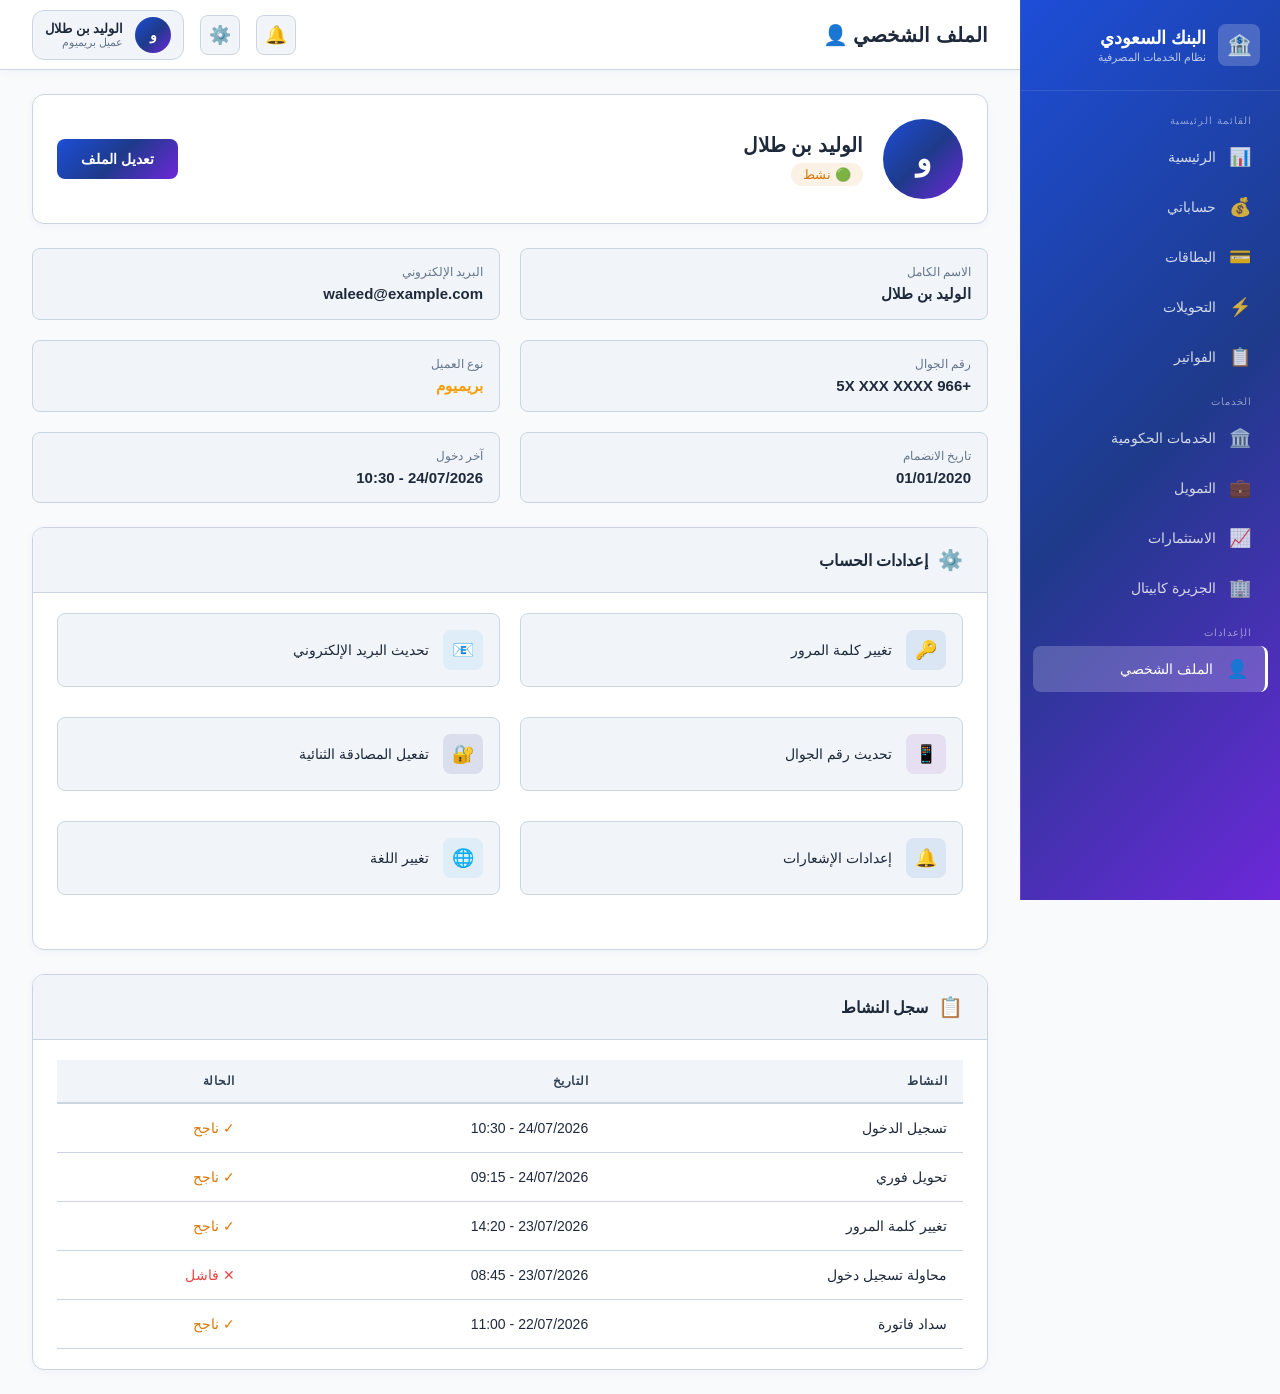
<file: investments.html>
<!DOCTYPE html>
<html lang="ar" dir="rtl">
<head>
  <meta charset="UTF-8">
  <meta name="viewport" content="width=device-width, initial-scale=1.0">
  <title>الملف الشخصي | البنك السعودي</title>
  <link rel="stylesheet" href="style.css">
</head>
<body>
  <div class="app-container">
    <aside class="sidebar" id="sidebar">
      <div class="sidebar-brand">
        <div class="brand-icon">🏦</div>
        <div><div class="brand-text">البنك السعودي</div><div class="brand-sub">نظام الخدمات المصرفية</div></div>
      </div>
      <nav class="sidebar-nav">
        <div class="nav-section">
          <div class="nav-section-title">القائمة الرئيسية</div>
          <a href="index.html" class="nav-item" data-page="index"><span class="icon">📊</span><span>الرئيسية</span></a>
          <a href="accounts.html" class="nav-item" data-page="accounts"><span class="icon">💰</span><span>حساباتي</span></a>
          <a href="cards.html" class="nav-item" data-page="cards"><span class="icon">💳</span><span>البطاقات</span></a>
          <a href="transfers.html" class="nav-item" data-page="transfers"><span class="icon">⚡</span><span>التحويلات</span></a>
          <a href="bills.html" class="nav-item" data-page="bills"><span class="icon">📋</span><span>الفواتير</span></a>
        </div>
        <div class="nav-section">
          <div class="nav-section-title">الخدمات</div>
          <a href="government.html" class="nav-item" data-page="government"><span class="icon">🏛️</span><span>الخدمات الحكومية</span></a>
          <a href="financing.html" class="nav-item" data-page="financing"><span class="icon">💼</span><span>التمويل</span></a>
          <a href="investments.html" class="nav-item" data-page="investments"><span class="icon">📈</span><span>الاستثمارات</span></a>
          <a href="capital.html" class="nav-item" data-page="capital"><span class="icon">🏢</span><span>الجزيرة كابيتال</span></a>
        </div>
        <div class="nav-section">
          <div class="nav-section-title">الإعدادات</div>
          <a href="profile.html" class="nav-item active" data-page="profile"><span class="icon">👤</span><span>الملف الشخصي</span></a>
        </div>
      </nav>
    </aside>
    <div class="sidebar-overlay" id="sidebarOverlay"></div>
    <main class="main-content">
      <header class="top-header">
        <div style="display:flex;align-items:center;gap:16px;">
          <button class="mobile-menu-btn" id="mobileMenuBtn">☰</button>
          <h1 class="header-title">الملف الشخصي 👤</h1>
        </div>
        <div class="header-actions">
          <button class="header-btn" onclick="showToast('لا توجد إشعارات جديدة','info')">🔔</button>
          <button class="header-btn" onclick="showToast('قريباً','info')">⚙️</button>
          <div class="user-profile" onclick="location.href='profile.html'">
            <div class="user-avatar">و</div>
            <div class="user-info"><div class="user-name">الوليد بن طلال</div><div class="user-role">عميل بريميوم</div></div>
          </div>
        </div>
      </header>
      <div class="page-content">
        <!-- الملف الشخصي -->
        <div class="profile-header">
          <div class="profile-avatar">و</div>
          <div class="profile-info">
            <div class="profile-name">الوليد بن طلال</div>
            <div class="profile-status">🟢 نشط</div>
          </div>
          <button class="btn btn-primary" onclick="showToast('جاري التحميل...','info')" style="margin-right:auto;">تعديل الملف</button>
        </div>

        <!-- معلومات الحساب -->
        <div class="profile-grid">
          <div class="profile-field">
            <div class="profile-field-label">الاسم الكامل</div>
            <div class="profile-field-value">الوليد بن طلال</div>
          </div>
          <div class="profile-field">
            <div class="profile-field-label">البريد الإلكتروني</div>
            <div class="profile-field-value">waleed@example.com</div>
          </div>
          <div class="profile-field">
            <div class="profile-field-label">رقم الجوال</div>
            <div class="profile-field-value">+966 5X XXX XXXX</div>
          </div>
          <div class="profile-field">
            <div class="profile-field-label">نوع العميل</div>
            <div class="profile-field-value" style="color:var(--accent-gold-light);">بريميوم</div>
          </div>
          <div class="profile-field">
            <div class="profile-field-label">تاريخ الانضمام</div>
            <div class="profile-field-value">01/01/2020</div>
          </div>
          <div class="profile-field">
            <div class="profile-field-label">آخر دخول</div>
            <div class="profile-field-value">24/07/2026 - 10:30</div>
          </div>
        </div>

        <!-- إعدادات الحساب -->
        <div class="section-card" style="margin-top:24px;">
          <div class="section-card-header">
            <div class="section-card-title"><span class="icon">⚙️</span> إعدادات الحساب</div>
          </div>
          <div class="section-card-body">
            <div class="cards-grid card-grid-2">
              <button class="service-btn" onclick="showToast('تم تغيير كلمة المرور بنجاح','success')">
                <div class="service-btn-icon" style="background:rgba(21,101,192,0.1);">🔑</div>
                <span>تغيير كلمة المرور</span>
              </button>
              <button class="service-btn" onclick="showToast('تم تحديث البريد الإلكتروني','success')">
                <div class="service-btn-icon" style="background:rgba(66,165,245,0.1);">📧</div>
                <span>تحديث البريد الإلكتروني</span>
              </button>
              <button class="service-btn" onclick="showToast('تم تحديث رقم الجوال','success')">
                <div class="service-btn-icon" style="background:rgba(123,31,162,0.1);">📱</div>
                <span>تحديث رقم الجوال</span>
              </button>
              <button class="service-btn" onclick="showToast('تم تفعيل المصادقة الثنائية','success')">
                <div class="service-btn-icon" style="background:rgba(26,35,126,0.1);">🔐</div>
                <span>تفعيل المصادقة الثنائية</span>
              </button>
              <button class="service-btn" onclick="showToast('تم تحديث إعدادات الإشعارات','success')">
                <div class="service-btn-icon" style="background:rgba(21,101,192,0.1);">🔔</div>
                <span>إعدادات الإشعارات</span>
              </button>
              <button class="service-btn" onclick="showToast('تم تغيير لغة الواجهة','success')">
                <div class="service-btn-icon" style="background:rgba(66,165,245,0.1);">🌐</div>
                <span>تغيير اللغة</span>
              </button>
            </div>
          </div>
        </div>

        <!-- سجل النشاط -->
        <div class="section-card" style="margin-top:24px;">
          <div class="section-card-header">
            <div class="section-card-title"><span class="icon">📋</span> سجل النشاط</div>
          </div>
          <div class="section-card-body">
            <div class="table-container">
              <table class="data-table">
                <thead>
                  <tr><th>النشاط</th><th>التاريخ</th><th>الحالة</th></tr>
                </thead>
                <tbody>
                  <tr><td style="color:var(--text-primary);">تسجيل الدخول</td><td>24/07/2026 - 10:30</td><td style="color:var(--accent-gold);">✓ ناجح</td></tr>
                  <tr><td style="color:var(--text-primary);">تحويل فوري</td><td>24/07/2026 - 09:15</td><td style="color:var(--accent-gold);">✓ ناجح</td></tr>
                  <tr><td style="color:var(--text-primary);">تغيير كلمة المرور</td><td>23/07/2026 - 14:20</td><td style="color:var(--accent-gold);">✓ ناجح</td></tr>
                  <tr><td style="color:var(--text-primary);">محاولة تسجيل دخول</td><td>23/07/2026 - 08:45</td><td style="color:var(--accent-red);">✕ فاشل</td></tr>
                  <tr><td style="color:var(--text-primary);">سداد فاتورة</td><td>22/07/2026 - 11:00</td><td style="color:var(--accent-gold);">✓ ناجح</td></tr>
                </tbody>
              </table>
            </div>
          </div>
        </div>
      </div>
    </main>
  </div>
  <div class="toast" id="toast"><span class="toast-icon" id="toastIcon">✓</span><span id="toastMessage">تمت العملية بنجاح</span></div>
  <script>
    const mobileMenuBtn = document.getElementById('mobileMenuBtn');
    const sidebar = document.getElementById('sidebar');
    const sidebarOverlay = document.getElementById('sidebarOverlay');
    if (mobileMenuBtn) {
      mobileMenuBtn.addEventListener('click', () => {
        sidebar.classList.toggle('open');
        sidebarOverlay.classList.toggle('active');
      });
    }
    if (sidebarOverlay) {
      sidebarOverlay.addEventListener('click', () => {
        sidebar.classList.remove('open');
        sidebarOverlay.classList.remove('active');
      });
    }
    function showToast(message, type) {
      const toast = document.getElementById('toast');
      const toastIcon = document.getElementById('toastIcon');
      const toastMessage = document.getElementById('toastMessage');
      toastMessage.textContent = message;
      toast.className = 'toast show toast-' + (type || 'success');
      if (type === 'success') toastIcon.textContent = '✓';
      else if (type === 'error') toastIcon.textContent = '✕';
      else toastIcon.textContent = 'ℹ';
      setTimeout(() => { toast.classList.remove('show'); }, 3000);
    }
  </script>
</body>
</html>
</file>
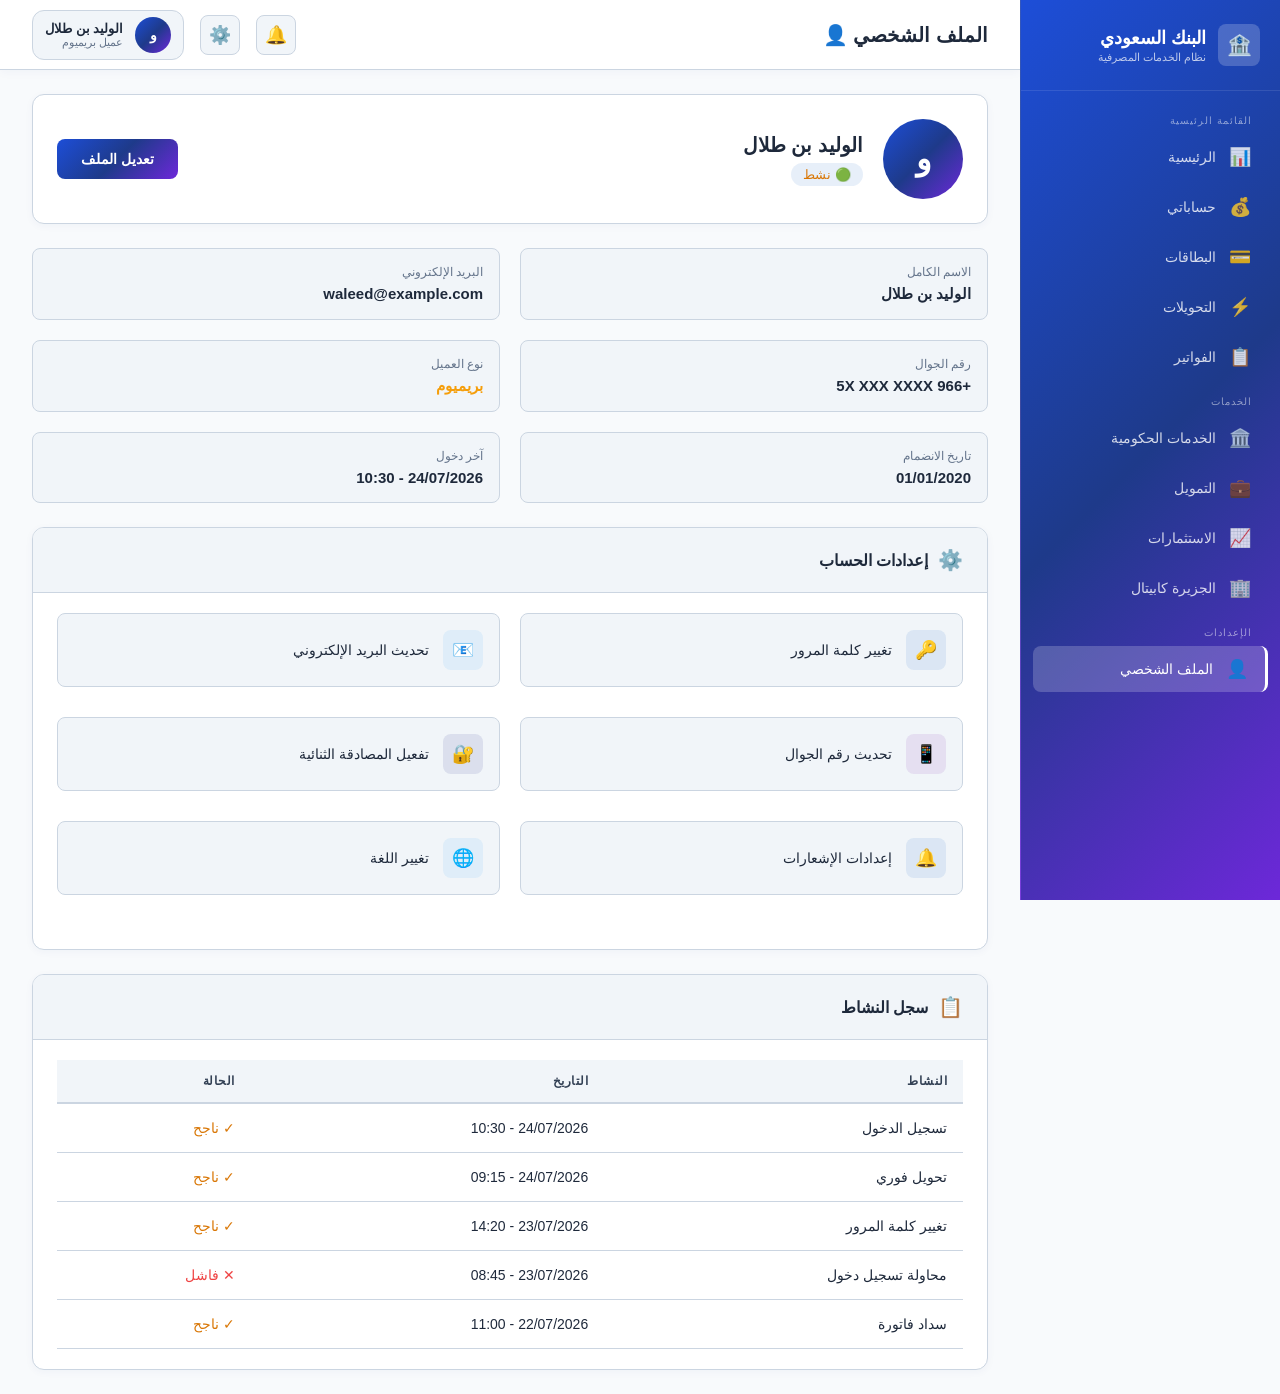
<file: profile.html>
<!DOCTYPE html>
<html lang="ar" dir="rtl">
<head>
  <meta charset="UTF-8">
  <meta name="viewport" content="width=device-width, initial-scale=1.0">
  <title>الملف الشخصي | البنك السعودي</title>
  <link rel="stylesheet" href="style.css">
</head>
<body>
  <div class="app-container">
    <aside class="sidebar" id="sidebar">
      <div class="sidebar-brand">
        <div class="brand-icon">🏦</div>
        <div><div class="brand-text">البنك السعودي</div><div class="brand-sub">نظام الخدمات المصرفية</div></div>
      </div>
      <nav class="sidebar-nav">
        <div class="nav-section">
          <div class="nav-section-title">القائمة الرئيسية</div>
          <a href="index.html" class="nav-item" data-page="index"><span class="icon">📊</span><span>الرئيسية</span></a>
          <a href="accounts.html" class="nav-item" data-page="accounts"><span class="icon">💰</span><span>حساباتي</span></a>
          <a href="cards.html" class="nav-item" data-page="cards"><span class="icon">💳</span><span>البطاقات</span></a>
          <a href="transfers.html" class="nav-item" data-page="transfers"><span class="icon">⚡</span><span>التحويلات</span></a>
          <a href="bills.html" class="nav-item" data-page="bills"><span class="icon">📋</span><span>الفواتير</span></a>
        </div>
        <div class="nav-section">
          <div class="nav-section-title">الخدمات</div>
          <a href="government.html" class="nav-item" data-page="government"><span class="icon">🏛️</span><span>الخدمات الحكومية</span></a>
          <a href="financing.html" class="nav-item" data-page="financing"><span class="icon">💼</span><span>التمويل</span></a>
          <a href="investments.html" class="nav-item" data-page="investments"><span class="icon">📈</span><span>الاستثمارات</span></a>
          <a href="capital.html" class="nav-item" data-page="capital"><span class="icon">🏢</span><span>الجزيرة كابيتال</span></a>
        </div>
        <div class="nav-section">
          <div class="nav-section-title">الإعدادات</div>
          <a href="profile.html" class="nav-item active" data-page="profile"><span class="icon">👤</span><span>الملف الشخصي</span></a>
        </div>
      </nav>
    </aside>
    <div class="sidebar-overlay" id="sidebarOverlay"></div>
    <main class="main-content">
      <header class="top-header">
        <div style="display:flex;align-items:center;gap:16px;">
          <button class="mobile-menu-btn" id="mobileMenuBtn">☰</button>
          <h1 class="header-title">الملف الشخصي 👤</h1>
        </div>
        <div class="header-actions">
          <button class="header-btn" onclick="showToast('لا توجد إشعارات جديدة','info')">🔔</button>
          <button class="header-btn" onclick="showToast('قريباً','info')">⚙️</button>
          <div class="user-profile" onclick="location.href='profile.html'">
            <div class="user-avatar">و</div>
            <div class="user-info"><div class="user-name">الوليد بن طلال</div><div class="user-role">عميل بريميوم</div></div>
          </div>
        </div>
      </header>
      <div class="page-content">
        <!-- رأس الملف الشخصي -->
        <div class="profile-header">
          <div class="profile-avatar">و</div>
          <div class="profile-info">
            <div class="profile-name">الوليد بن طلال</div>
            <div class="profile-status" style="background:rgba(21,101,192,0.1);">🟢 نشط</div>
          </div>
          <button class="btn btn-primary" onclick="showToast('جاري التحميل...','info')" style="margin-right:auto;">تعديل الملف</button>
        </div>

        <!-- معلومات الحساب -->
        <div class="profile-grid">
          <div class="profile-field">
            <div class="profile-field-label">الاسم الكامل</div>
            <div class="profile-field-value">الوليد بن طلال</div>
          </div>
          <div class="profile-field">
            <div class="profile-field-label">البريد الإلكتروني</div>
            <div class="profile-field-value">waleed@example.com</div>
          </div>
          <div class="profile-field">
            <div class="profile-field-label">رقم الجوال</div>
            <div class="profile-field-value">+966 5X XXX XXXX</div>
          </div>
          <div class="profile-field">
            <div class="profile-field-label">نوع العميل</div>
            <div class="profile-field-value" style="color:var(--accent-gold-light);">بريميوم</div>
          </div>
          <div class="profile-field">
            <div class="profile-field-label">تاريخ الانضمام</div>
            <div class="profile-field-value">01/01/2020</div>
          </div>
          <div class="profile-field">
            <div class="profile-field-label">آخر دخول</div>
            <div class="profile-field-value">24/07/2026 - 10:30</div>
          </div>
        </div>

        <!-- إعدادات الحساب -->
        <div class="section-card" style="margin-top:24px;">
          <div class="section-card-header">
            <div class="section-card-title"><span class="icon">⚙️</span> إعدادات الحساب</div>
          </div>
          <div class="section-card-body">
            <div class="cards-grid card-grid-2">
              <button class="service-btn" onclick="showToast('تم تغيير كلمة المرور بنجاح','success')">
                <div class="service-btn-icon" style="background:rgba(21,101,192,0.1);">🔑</div>
                <span>تغيير كلمة المرور</span>
              </button>
              <button class="service-btn" onclick="showToast('تم تحديث البريد الإلكتروني','success')">
                <div class="service-btn-icon" style="background:rgba(66,165,245,0.1);">📧</div>
                <span>تحديث البريد الإلكتروني</span>
              </button>
              <button class="service-btn" onclick="showToast('تم تحديث رقم الجوال','success')">
                <div class="service-btn-icon" style="background:rgba(123,31,162,0.1);">📱</div>
                <span>تحديث رقم الجوال</span>
              </button>
              <button class="service-btn" onclick="showToast('تم تفعيل المصادقة الثنائية','success')">
                <div class="service-btn-icon" style="background:rgba(26,35,126,0.1);">🔐</div>
                <span>تفعيل المصادقة الثنائية</span>
              </button>
              <button class="service-btn" onclick="showToast('تم تحديث إعدادات الإشعارات','success')">
                <div class="service-btn-icon" style="background:rgba(21,101,192,0.1);">🔔</div>
                <span>إعدادات الإشعارات</span>
              </button>
              <button class="service-btn" onclick="showToast('تم تغيير لغة الواجهة','success')">
                <div class="service-btn-icon" style="background:rgba(66,165,245,0.1);">🌐</div>
                <span>تغيير اللغة</span>
              </button>
            </div>
          </div>
        </div>

        <!-- سجل النشاط -->
        <div class="section-card" style="margin-top:24px;">
          <div class="section-card-header">
            <div class="section-card-title"><span class="icon">📋</span> سجل النشاط</div>
          </div>
          <div class="section-card-body">
            <div class="table-container">
              <table class="data-table">
                <thead>
                  <tr><th>النشاط</th><th>التاريخ</th><th>الحالة</th></tr>
                </thead>
                <tbody>
                  <tr><td style="color:var(--text-primary);">تسجيل الدخول</td><td>24/07/2026 - 10:30</td><td style="color:var(--accent-gold);">✓ ناجح</td></tr>
                  <tr><td style="color:var(--text-primary);">تحويل فوري</td><td>24/07/2026 - 09:15</td><td style="color:var(--accent-gold);">✓ ناجح</td></tr>
                  <tr><td style="color:var(--text-primary);">تغيير كلمة المرور</td><td>23/07/2026 - 14:20</td><td style="color:var(--accent-gold);">✓ ناجح</td></tr>
                  <tr><td style="color:var(--text-primary);">محاولة تسجيل دخول</td><td>23/07/2026 - 08:45</td><td style="color:var(--accent-red);">✕ فاشل</td></tr>
                  <tr><td style="color:var(--text-primary);">سداد فاتورة</td><td>22/07/2026 - 11:00</td><td style="color:var(--accent-gold);">✓ ناجح</td></tr>
                </tbody>
              </table>
            </div>
          </div>
        </div>
      </div>
    </main>
  </div>
  <div class="toast" id="toast"><span class="toast-icon" id="toastIcon">✓</span><span id="toastMessage">تمت العملية بنجاح</span></div>
  <script>
    const mobileMenuBtn = document.getElementById('mobileMenuBtn');
    const sidebar = document.getElementById('sidebar');
    const sidebarOverlay = document.getElementById('sidebarOverlay');
    if (mobileMenuBtn) {
      mobileMenuBtn.addEventListener('click', () => {
        sidebar.classList.toggle('open');
        sidebarOverlay.classList.toggle('active');
      });
    }
    if (sidebarOverlay) {
      sidebarOverlay.addEventListener('click', () => {
        sidebar.classList.remove('open');
        sidebarOverlay.classList.remove('active');
      });
    }
    function showToast(message, type) {
      const toast = document.getElementById('toast');
      const toastIcon = document.getElementById('toastIcon');
      const toastMessage = document.getElementById('toastMessage');
      toastMessage.textContent = message;
      toast.className = 'toast show toast-' + (type || 'success');
      if (type === 'success') toastIcon.textContent = '✓';
      else if (type === 'error') toastIcon.textContent = '✕';
      else toastIcon.textContent = 'ℹ';
      setTimeout(() => { toast.classList.remove('show'); }, 3000);
    }
  </script>
</body>
</html>
</file>
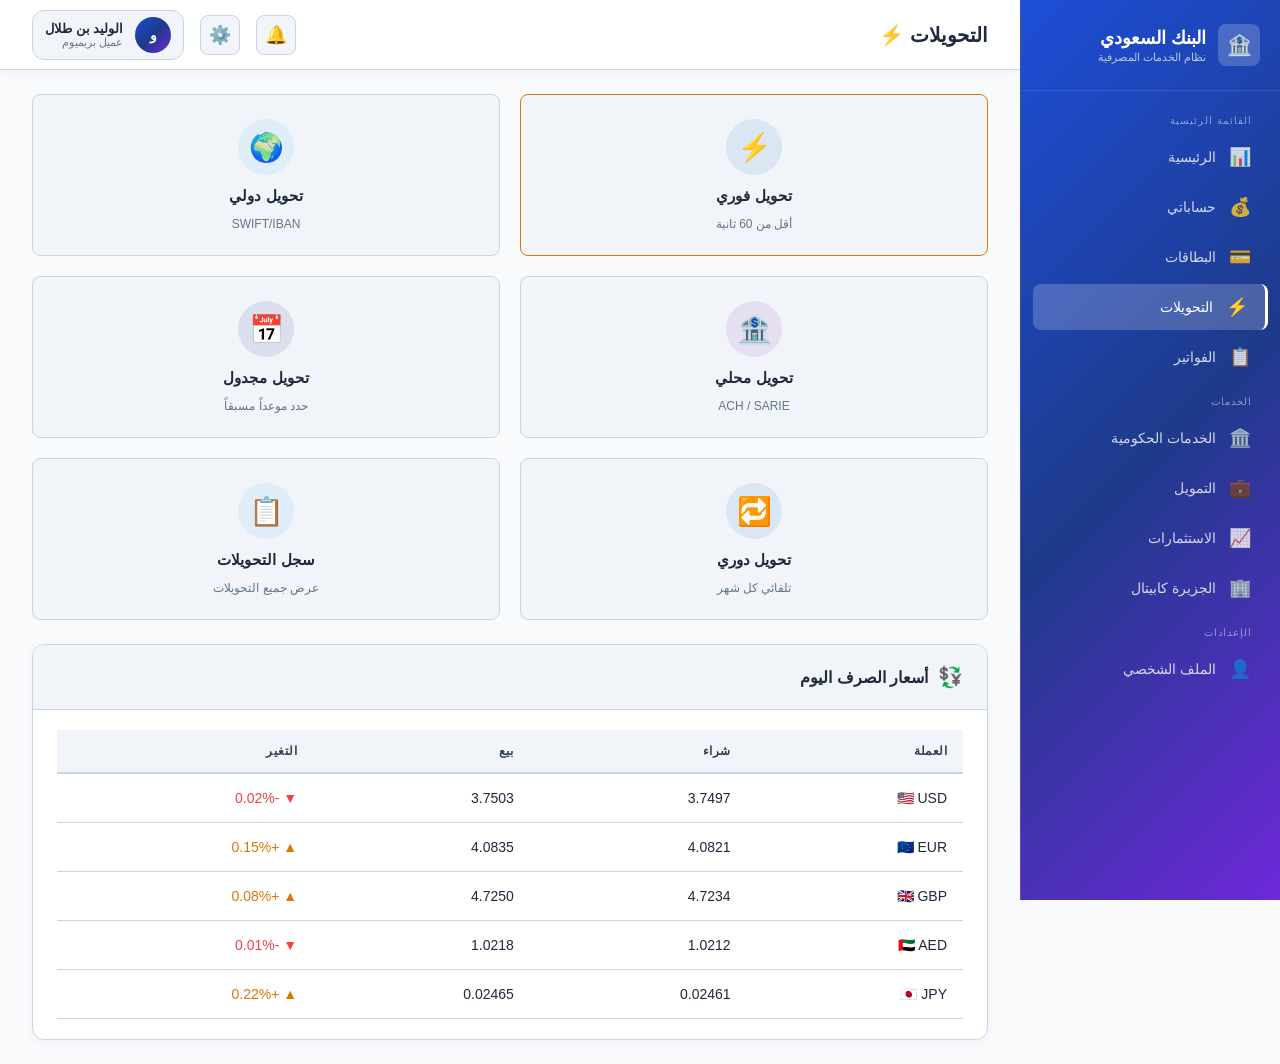
<file: transfers.html>
<!DOCTYPE html>
<html lang="ar" dir="rtl">
<head>
  <meta charset="UTF-8">
  <meta name="viewport" content="width=device-width, initial-scale=1.0">
  <title>التحويلات | البنك السعودي</title>
  <link rel="stylesheet" href="style.css">
</head>
<body>
  <div class="app-container">
    <aside class="sidebar" id="sidebar">
      <div class="sidebar-brand">
        <div class="brand-icon">🏦</div>
        <div><div class="brand-text">البنك السعودي</div><div class="brand-sub">نظام الخدمات المصرفية</div></div>
      </div>
      <nav class="sidebar-nav">
        <div class="nav-section">
          <div class="nav-section-title">القائمة الرئيسية</div>
          <a href="index.html" class="nav-item" data-page="index"><span class="icon">📊</span><span>الرئيسية</span></a>
          <a href="accounts.html" class="nav-item" data-page="accounts"><span class="icon">💰</span><span>حساباتي</span></a>
          <a href="cards.html" class="nav-item" data-page="cards"><span class="icon">💳</span><span>البطاقات</span></a>
          <a href="transfers.html" class="nav-item active" data-page="transfers"><span class="icon">⚡</span><span>التحويلات</span></a>
          <a href="bills.html" class="nav-item" data-page="bills"><span class="icon">📋</span><span>الفواتير</span></a>
        </div>
        <div class="nav-section">
          <div class="nav-section-title">الخدمات</div>
          <a href="government.html" class="nav-item" data-page="government"><span class="icon">🏛️</span><span>الخدمات الحكومية</span></a>
          <a href="financing.html" class="nav-item" data-page="financing"><span class="icon">💼</span><span>التمويل</span></a>
          <a href="investments.html" class="nav-item" data-page="investments"><span class="icon">📈</span><span>الاستثمارات</span></a>
          <a href="capital.html" class="nav-item" data-page="capital"><span class="icon">🏢</span><span>الجزيرة كابيتال</span></a>
        </div>
        <div class="nav-section">
          <div class="nav-section-title">الإعدادات</div>
          <a href="profile.html" class="nav-item" data-page="profile"><span class="icon">👤</span><span>الملف الشخصي</span></a>
        </div>
      </nav>
    </aside>
    <div class="sidebar-overlay" id="sidebarOverlay"></div>
    <main class="main-content">
      <header class="top-header">
        <div style="display:flex;align-items:center;gap:16px;">
          <button class="mobile-menu-btn" id="mobileMenuBtn">☰</button>
          <h1 class="header-title">التحويلات ⚡</h1>
        </div>
        <div class="header-actions">
          <button class="header-btn" onclick="showToast('لا توجد إشعارات جديدة','info')">🔔</button>
          <button class="header-btn" onclick="showToast('قريباً','info')">⚙️</button>
          <div class="user-profile" onclick="location.href='profile.html'">
            <div class="user-avatar">و</div>
            <div class="user-info"><div class="user-name">الوليد بن طلال</div><div class="user-role">عميل بريميوم</div></div>
          </div>
        </div>
      </header>
      <div class="page-content">
        <!-- خيارات التحويل -->
        <div class="cards-grid card-grid-2">
          <a href="instant-transfer.html" class="finance-card" style="border-color:var(--accent-gold);">
            <div class="finance-icon" style="background:rgba(21,101,192,0.1);">⚡</div>
            <div class="finance-title">تحويل فوري</div>
            <div class="finance-desc">أقل من 60 ثانية</div>
          </a>
          <div class="finance-card" onclick="showToast('قريباً','info')">
            <div class="finance-icon" style="background:rgba(66,165,245,0.1);">🌍</div>
            <div class="finance-title">تحويل دولي</div>
            <div class="finance-desc">SWIFT/IBAN</div>
          </div>
          <div class="finance-card" onclick="showToast('قريباً','info')">
            <div class="finance-icon" style="background:rgba(123,31,162,0.1);">🏦</div>
            <div class="finance-title">تحويل محلي</div>
            <div class="finance-desc">ACH / SARIE</div>
          </div>
          <div class="finance-card" onclick="showToast('قريباً','info')">
            <div class="finance-icon" style="background:rgba(26,35,126,0.1);">📅</div>
            <div class="finance-title">تحويل مجدول</div>
            <div class="finance-desc">حدد موعداً مسبقاً</div>
          </div>
          <div class="finance-card" onclick="showToast('قريباً','info')">
            <div class="finance-icon" style="background:rgba(21,101,192,0.1);">🔁</div>
            <div class="finance-title">تحويل دوري</div>
            <div class="finance-desc">تلقائي كل شهر</div>
          </div>
          <div class="finance-card" onclick="showToast('قريباً','info')">
            <div class="finance-icon" style="background:rgba(66,165,245,0.1);">📋</div>
            <div class="finance-title">سجل التحويلات</div>
            <div class="finance-desc">عرض جميع التحويلات</div>
          </div>
        </div>

        <!-- أسعار الصرف -->
        <div class="section-card" style="margin-top:24px;">
          <div class="section-card-header">
            <div class="section-card-title"><span class="icon">💱</span> أسعار الصرف اليوم</div>
          </div>
          <div class="section-card-body">
            <div class="table-container">
              <table class="data-table exchange-table">
                <thead>
                  <tr><th>العملة</th><th>شراء</th><th>بيع</th><th>التغير</th></tr>
                </thead>
                <tbody>
                  <tr><td style="color:var(--text-primary);">🇺🇸 USD</td><td>3.7497</td><td>3.7503</td><td class="rate-change down" style="color:var(--accent-red);">▼ -0.02%</td></tr>
                  <tr><td style="color:var(--text-primary);">🇪🇺 EUR</td><td>4.0821</td><td>4.0835</td><td class="rate-change up" style="color:var(--accent-gold);">▲ +0.15%</td></tr>
                  <tr><td style="color:var(--text-primary);">🇬🇧 GBP</td><td>4.7234</td><td>4.7250</td><td class="rate-change up" style="color:var(--accent-gold);">▲ +0.08%</td></tr>
                  <tr><td style="color:var(--text-primary);">🇦🇪 AED</td><td>1.0212</td><td>1.0218</td><td class="rate-change down" style="color:var(--accent-red);">▼ -0.01%</td></tr>
                  <tr><td style="color:var(--text-primary);">🇯🇵 JPY</td><td>0.02461</td><td>0.02465</td><td class="rate-change up" style="color:var(--accent-gold);">▲ +0.22%</td></tr>
                </tbody>
              </table>
            </div>
          </div>
        </div>
      </div>
    </main>
  </div>
  <div class="toast" id="toast"><span class="toast-icon" id="toastIcon">✓</span><span id="toastMessage">تمت العملية بنجاح</span></div>
  <script>
    const mobileMenuBtn = document.getElementById('mobileMenuBtn');
    const sidebar = document.getElementById('sidebar');
    const sidebarOverlay = document.getElementById('sidebarOverlay');
    if (mobileMenuBtn) {
      mobileMenuBtn.addEventListener('click', () => {
        sidebar.classList.toggle('open');
        sidebarOverlay.classList.toggle('active');
      });
    }
    if (sidebarOverlay) {
      sidebarOverlay.addEventListener('click', () => {
        sidebar.classList.remove('open');
        sidebarOverlay.classList.remove('active');
      });
    }
    function showToast(message, type) {
      const toast = document.getElementById('toast');
      const toastIcon = document.getElementById('toastIcon');
      const toastMessage = document.getElementById('toastMessage');
      toastMessage.textContent = message;
      toast.className = 'toast show toast-' + (type || 'success');
      if (type === 'success') toastIcon.textContent = '✓';
      else if (type === 'error') toastIcon.textContent = '✕';
      else toastIcon.textContent = 'ℹ';
      setTimeout(() => { toast.classList.remove('show'); }, 3000);
    }
  </script>
</body>
</html>
</file>
<file: style.css>
:root {
  /* 🟢 خلفية فاتحة ومريحة للعين */
  --bg-primary: #F8FAFC;
  --bg-secondary: #F1F5F9;
  --bg-card: #FFFFFF;
  --bg-hover: #E2E8F0;
  
  /* 🔵🔷 النصوص والحدود */
  --border-color: #CBD5E1;
  --text-primary: #1E293B;
  --text-secondary: #334155;
  --text-muted: #64748B;
  
  /* 🎨 ألوان الهوية الأساسية */
  --accent-blue: #2563EB;
  --accent-blue-light: #60A5FA;
  --accent-navy: #1E3A8A;
  --accent-purple: #7C3AED;
  
  /* 🚦 ألوان الحالات والعمليات المالية */
  --accent-gold: #D97706;       /* ذهبي داكن */
  --accent-gold-light: #F59E0B; /* ذهبي فاتح للأرقام */
  --accent-green: #10B981;      /* إيداع / عمليات ناجحة */
  --accent-red: #EF4444;        /* سحب / تنبيهات خطيرة */
  
  /* 🟣 تدرج القوائم والبطاقات الفاخر */
  --nav-gradient: linear-gradient(135deg, #1D4ED8, #1E3A8A, #6D28D9);
  
  /* 📐 الأبعاد والظلال */
  --sidebar-width: 260px;
  --header-height: 70px;
  --radius: 12px;
  --radius-sm: 8px;
  --shadow: 0 4px 20px rgba(30, 58, 138, 0.08);
  --shadow-lg: 0 10px 40px rgba(30, 58, 138, 0.12);
}

/* ============================================
   إعدادات عامة
   ============================================ */
* { 
  margin: 0; 
  padding: 0; 
  box-sizing: border-box; 
}

html, body {
  font-family: 'Segoe UI', Tahoma, Geneva, Verdana, sans-serif;
  background: var(--bg-primary);
  color: var(--text-primary);
  direction: rtl;
  min-height: 100vh;
  width: 100%;
  overflow-x: hidden;
}

/* 🎨 شريط التمرير */
::-webkit-scrollbar { width: 6px; }
::-webkit-scrollbar-track { background: var(--bg-primary); }
::-webkit-scrollbar-thumb { background: var(--accent-blue); border-radius: 3px; }
::-webkit-scrollbar-thumb:hover { background: var(--accent-purple); }

/* 📦 الحاوية الرئيسية */
.app-container {
  display: flex;
  width: 100%;
  min-height: 100vh;
}

/* ============================================
   🟦 القائمة الجانبية (سايدبار)
   ============================================ */
.sidebar {
  width: var(--sidebar-width);
  background: var(--nav-gradient);
  border-left: 1px solid rgba(255,255,255,0.1);
  position: fixed;
  right: 0;
  top: 0;
  height: 100vh;
  overflow-y: auto;
  z-index: 100;
  transition: transform 0.3s ease;
  flex-shrink: 0;
}

.sidebar-brand {
  padding: 24px 20px;
  border-bottom: 1px solid rgba(255,255,255,0.1);
  display: flex;
  align-items: center;
  gap: 12px;
}

.brand-icon {
  width: 42px;
  height: 42px;
  background: rgba(255,255,255,0.2);
  border-radius: var(--radius-sm);
  display: flex;
  align-items: center;
  justify-content: center;
  font-size: 20px;
  color: white;
}

.brand-text {
  font-size: 18px;
  font-weight: 700;
  color: #FFFFFF;
}

.brand-sub {
  font-size: 11px;
  color: rgba(255,255,255,0.7);
  margin-top: 2px;
}

.sidebar-nav { padding: 16px 12px; }
.nav-section { margin-bottom: 8px; }

.nav-section-title {
  font-size: 10px;
  text-transform: uppercase;
  color: rgba(255,255,255,0.5);
  padding: 8px 16px;
  letter-spacing: 1px;
}

.nav-item {
  display: flex;
  align-items: center;
  gap: 12px;
  padding: 12px 16px;
  border-radius: var(--radius-sm);
  color: rgba(255,255,255,0.8);
  text-decoration: none;
  font-size: 14px;
  transition: all 0.2s;
  margin-bottom: 4px;
  cursor: pointer;
}

.nav-item:hover {
  background: rgba(255,255,255,0.15);
  color: #FFFFFF;
}

.nav-item.active {
  background: rgba(255,255,255,0.2);
  color: #FFFFFF;
  border-right: 3px solid #FFFFFF;
}

.nav-item .icon { font-size: 18px; width: 24px; text-align: center; }

/* 🌫️ طبقة التغطية الشفافة خلف السايدبار بالجوال */
.sidebar-overlay {
  position: fixed;
  top: 0;
  right: 0;
  width: 100vw;
  height: 100vh;
  background: rgba(0, 0, 0, 0.5);
  backdrop-filter: blur(2px);
  z-index: 95;
  opacity: 0;
  visibility: hidden;
  transition: all 0.3s ease;
}

.sidebar-overlay.active {
  opacity: 1;
  visibility: visible;
}

/* ============================================
   📄 المحتوى الرئيسي
   ============================================ */
.main-content {
  flex: 1;
  margin-right: var(--sidebar-width);
  min-height: 100vh;
  width: calc(100% - var(--sidebar-width));
  display: flex;
  flex-direction: column;
}

/* ============================================
   🔷 الهيدر (رأس الصفحة)
   ============================================ */
.top-header {
  height: var(--header-height);
  background: #FFFFFF;
  border-bottom: 1px solid var(--border-color);
  display: flex;
  align-items: center;
  justify-content: space-between;
  padding: 0 32px;
  position: sticky;
  top: 0;
  z-index: 50;
  width: 100%;
  box-shadow: 0 2px 10px rgba(30, 58, 138, 0.04);
}

.mobile-menu-btn {
  display: none;
  background: none;
  border: none;
  font-size: 24px;
  cursor: pointer;
  color: var(--text-primary);
  padding: 4px;
}

.header-title {
  font-size: 20px;
  font-weight: 700;
  color: var(--text-primary);
}

.header-actions { display: flex; align-items: center; gap: 16px; }

.header-btn {
  width: 40px;
  height: 40px;
  border-radius: var(--radius-sm);
  background: var(--bg-secondary);
  border: 1px solid var(--border-color);
  color: var(--text-secondary);
  display: flex;
  align-items: center;
  justify-content: center;
  cursor: pointer;
  transition: all 0.2s;
  font-size: 18px;
  position: relative;
}

.header-btn:hover {
  background: var(--accent-blue);
  color: white;
  border-color: var(--accent-blue);
}

.header-btn .badge {
  position: absolute;
  top: -2px;
  left: -2px;
  width: 18px;
  height: 18px;
  background: var(--accent-red);
  border-radius: 50%;
  font-size: 10px;
  display: flex;
  align-items: center;
  justify-content: center;
  color: white;
  font-weight: 700;
}

.user-profile {
  display: flex;
  align-items: center;
  gap: 12px;
  padding: 6px 12px;
  background: var(--bg-secondary);
  border-radius: var(--radius);
  border: 1px solid var(--border-color);
  cursor: pointer;
}

.user-avatar {
  width: 36px;
  height: 36px;
  border-radius: 50%;
  background: var(--nav-gradient);
  display: flex;
  align-items: center;
  justify-content: center;
  font-weight: 700;
  font-size: 14px;
  color: white;
}

.user-info { text-align: right; }
.user-name { font-size: 13px; font-weight: 600; color: var(--text-primary); }
.user-role { font-size: 11px; color: var(--text-muted); }

/* ============================================
   📊 البطاقات الإحصائية
   ============================================ */
.page-content {
  padding: 24px 32px;
  width: 100%;
  flex: 1;
}

.stats-grid {
  display: grid;
  grid-template-columns: repeat(4, 1fr);
  gap: 20px;
  margin-bottom: 24px;
  width: 100%;
}

.stat-card {
  background: var(--bg-card);
  border: 1px solid var(--border-color);
  border-radius: var(--radius);
  padding: 20px;
  transition: all 0.3s;
  position: relative;
  overflow: hidden;
  width: 100%;
  box-shadow: 0 2px 8px rgba(30, 58, 138, 0.04);
}

.stat-card::before {
  content: '';
  position: absolute;
  top: 0;
  right: 0;
  width: 100%;
  height: 3px;
  background: var(--nav-gradient);
}

.stat-card:hover {
  transform: translateY(-4px);
  box-shadow: var(--shadow);
  border-color: var(--accent-blue);
}

.stat-header { display: flex; align-items: center; justify-content: space-between; margin-bottom: 12px; }
.stat-label { font-size: 13px; color: var(--text-secondary); }

.stat-icon {
  width: 40px;
  height: 40px;
  border-radius: var(--radius-sm);
  display: flex;
  align-items: center;
  justify-content: center;
  font-size: 20px;
}

.stat-icon.gold { background: rgba(217, 119, 6, 0.1); color: var(--accent-gold); }
.stat-icon.green { background: rgba(16, 185, 129, 0.1); color: var(--accent-green); }
.stat-icon.blue { background: rgba(37, 99, 235, 0.1); color: var(--accent-blue); }
.stat-icon.purple { background: rgba(124, 58, 237, 0.1); color: var(--accent-purple); }
.stat-icon.red { background: rgba(239, 68, 68, 0.1); color: var(--accent-red); }

.stat-value { font-size: 24px; font-weight: 700; color: var(--text-primary); margin-bottom: 6px; }
.stat-change { font-size: 12px; display: flex; align-items: center; gap: 4px; }
.stat-change.up { color: var(--accent-green); }
.stat-change.down { color: var(--accent-red); }

/* ============================================
   🃏 شبكات البطاقات
   ============================================ */
.cards-grid {
  display: grid;
  grid-template-columns: repeat(3, 1fr);
  gap: 20px;
  margin-bottom: 24px;
  width: 100%;
}

.card-grid-2 { grid-template-columns: repeat(2, 1fr); }
.card-grid-4 { grid-template-columns: repeat(4, 1fr); }

.section-card {
  background: var(--bg-card);
  border: 1px solid var(--border-color);
  border-radius: var(--radius);
  overflow: hidden;
  width: 100%;
  box-shadow: 0 2px 8px rgba(30, 58, 138, 0.04);
}

.section-card-header {
  padding: 20px 24px;
  border-bottom: 1px solid var(--border-color);
  display: flex;
  align-items: center;
  justify-content: space-between;
  background: var(--bg-secondary);
}

.section-card-title {
  font-size: 16px;
  font-weight: 700;
  display: flex;
  align-items: center;
  gap: 10px;
  color: var(--text-primary);
}

.section-card-title .icon { font-size: 20px; }
.section-card-body { padding: 20px 24px; width: 100%; }

/* ============================================
   🚀 الخدمات السريعة
   ============================================ */
.quick-services {
  display: grid;
  grid-template-columns: repeat(4, 1fr);
  gap: 16px;
  width: 100%;
}

.quick-service-item {
  display: flex;
  flex-direction: column;
  align-items: center;
  gap: 10px;
  padding: 20px;
  background: var(--bg-secondary);
  border-radius: var(--radius-sm);
  border: 1px solid var(--border-color);
  cursor: pointer;
  transition: all 0.2s;
  text-decoration: none;
  color: var(--text-primary);
  width: 100%;
}

.quick-service-item:hover {
  background: var(--bg-hover);
  border-color: var(--accent-blue);
  transform: translateY(-2px);
}

.quick-service-icon {
  width: 50px;
  height: 50px;
  border-radius: var(--radius-sm);
  display: flex;
  align-items: center;
  justify-content: center;
  font-size: 24px;
  background: rgba(37, 99, 235, 0.1);
  color: var(--accent-blue);
}

.quick-service-label { font-size: 13px; font-weight: 600; text-align: center; }

/* ============================================
   📰 الأخبار
   ============================================ */
.news-list { display: flex; flex-direction: column; gap: 14px; width: 100%; }

.news-item {
  display: flex;
  gap: 14px;
  padding: 14px;
  background: var(--bg-secondary);
  border-radius: var(--radius-sm);
  border: 1px solid var(--border-color);
  transition: all 0.2s;
  cursor: pointer;
  width: 100%;
}

.news-item:hover {
  border-color: var(--accent-blue);
  background: var(--bg-hover);
}

.news-icon {
  width: 44px;
  height: 44px;
  border-radius: var(--radius-sm);
  display: flex;
  align-items: center;
  justify-content: center;
  font-size: 20px;
  flex-shrink: 0;
  background: rgba(37, 99, 235, 0.1);
  color: var(--accent-blue);
}

.news-content { flex: 1; min-width: 0; }
.news-title { font-size: 14px; font-weight: 600; margin-bottom: 6px; line-height: 1.4; color: var(--text-primary); }
.news-meta { font-size: 12px; color: var(--text-muted); }

/* ============================================
   💳 الحسابات
   ============================================ */
.account-item {
  display: flex;
  align-items: center;
  gap: 16px;
  padding: 18px;
  background: var(--bg-secondary);
  border-radius: var(--radius-sm);
  border: 1px solid var(--border-color);
  margin-bottom: 12px;
  transition: all 0.2s;
  width: 100%;
}

.account-item:hover {
  border-color: var(--accent-blue);
  background: var(--bg-hover);
}

.account-icon {
  width: 48px;
  height: 48px;
  border-radius: var(--radius-sm);
  display: flex;
  align-items: center;
  justify-content: center;
  font-size: 24px;
  flex-shrink: 0;
  background: rgba(37, 99, 235, 0.1);
  color: var(--accent-blue);
}

.account-info { flex: 1; min-width: 0; }
.account-name { font-size: 15px; font-weight: 700; color: var(--text-primary); margin-bottom: 4px; }
.account-number { font-size: 13px; color: var(--text-muted); font-family: monospace; }
.account-balance { text-align: left; flex-shrink: 0; }
.account-amount { font-size: 18px; font-weight: 700; color: var(--accent-navy); }
.account-status { font-size: 12px; color: var(--accent-green); }

/* ============================================
   📋 الجداول والمعاملات
   ============================================ */
.table-container { overflow-x: auto; width: 100%; }

.data-table { width: 100%; border-collapse: collapse; }

.data-table th {
  text-align: right;
  padding: 14px 16px;
  font-size: 12px;
  font-weight: 600;
  color: var(--text-secondary);
  text-transform: uppercase;
  letter-spacing: 0.5px;
  border-bottom: 2px solid var(--border-color);
  background: var(--bg-secondary);
}

.data-table td {
  padding: 16px;
  font-size: 14px;
  border-bottom: 1px solid var(--border-color);
  color: var(--text-primary);
}

.data-table tr:hover td { background: var(--bg-hover); }
.data-table th:first-child, .data-table td:first-child { text-align: right; }

.txn-type { display: flex; align-items: center; gap: 10px; }
.txn-icon {
  width: 36px;
  height: 36px;
  border-radius: 50%;
  display: flex;
  align-items: center;
  justify-content: center;
  font-size: 14px;
  flex-shrink: 0;
}
.txn-icon.in { background: rgba(16, 185, 129, 0.1); color: var(--accent-green); }
.txn-icon.out { background: rgba(239, 68, 68, 0.1); color: var(--accent-red); }

.txn-amount { font-weight: 700; font-size: 15px; }
.txn-amount.in { color: var(--accent-green); }
.txn-amount.out { color: var(--accent-red); }

/* 🔄 إظهار وإخفاء صفوف الجدول المنسدلة */
.hidden-row {
  display: none;
}

.transactions-expanded .hidden-row {
  display: table-row;
}

/* ============================================
   🔔 التنبيهات (Toast Notifications)
   ============================================ */
.toast {
  position: fixed;
  bottom: 24px;
  left: 24px;
  background: var(--text-primary);
  color: white;
  padding: 12px 24px;
  border-radius: var(--radius-sm);
  display: flex;
  align-items: center;
  gap: 12px;
  font-size: 14px;
  box-shadow: var(--shadow-lg);
  z-index: 1000;
  opacity: 0;
  transform: translateY(20px);
  transition: all 0.3s ease;
  pointer-events: none;
}

.toast.show {
  opacity: 1;
  transform: translateY(0);
  pointer-events: auto;
}

.toast-icon {
  font-weight: bold;
  font-size: 16px;
}

.toast-success { background: #065F46; border-right: 4px solid var(--accent-green); }
.toast-error { background: #991B1B; border-right: 4px solid var(--accent-red); }
.toast-info { background: #1E40AF; border-right: 4px solid var(--accent-blue); }

/* ============================================
   ✨ حركة الإنعاش والظهور التدريجي (Animation)
   ============================================ */
@keyframes fadeIn {
  from {
    opacity: 0;
    transform: translateY(12px);
  }
  to {
    opacity: 1;
    transform: translateY(0);
  }
}

.animate-fade-in {
  animation: fadeIn 0.4s ease forwards;
}

/* ============================================
   📱 التجاوب مع الشاشات والهواتف (Media Queries)
   ============================================ */
@media (max-width: 1200px) {
  .stats-grid, .card-grid-4, .quick-services {
    grid-template-columns: repeat(2, 1fr);
  }
  .cards-grid {
    grid-template-columns: 1fr;
  }
  .section-card[style*="grid-column: span 2"] {
    grid-column: span 1 !important;
  }
}

@media (max-width: 768px) {
  .mobile-menu-btn {
    display: block; /* إظهار زر القائمة بالجوال */
  }

  .sidebar {
    transform: translateX(100%); /* إخفاء السايدبار يميناً بشكل افتراضي */
  }

  /* إظهار السايدبار عند الضغط على الزر (يدعم كلاس open و active) */
  .sidebar.open,
  .sidebar.active {
    transform: translateX(0) !important;
  }

  .main-content {
    margin-right: 0;
    width: 100%;
  }

  .top-header {
    padding: 0 16px;
  }

  .page-content {
    padding: 16px;
  }

  .stats-grid, .card-grid-2, .quick-services {
    grid-template-columns: 1fr;
  }

  .user-info {
    display: none; /* إخفاء الاسم بالجوال لتوفير المساحة */
  }
}

/* ============================================
   🗂️ الخدمات
   ============================================ */
.service-cat {
  display: flex;
  align-items: center;
  gap: 14px;
  padding: 16px;
  background: var(--bg-secondary);
  border-radius: var(--radius-sm);
  border: 1px solid var(--border-color);
  margin-bottom: 10px;
  cursor: pointer;
  transition: all 0.2s;
  width: 100%;
}

.service-cat:hover {
  border-color: var(--accent-blue);
  background: var(--bg-hover);
  transform: translateX(-4px);
}

.service-cat-icon {
  width: 44px;
  height: 44px;
  border-radius: var(--radius-sm);
  display: flex;
  align-items: center;
  justify-content: center;
  font-size: 22px;
  flex-shrink: 0;
  background: rgba(124, 58, 237, 0.1);
  color: var(--accent-purple);
}

.service-cat-info { flex: 1; min-width: 0; }
.service-cat-name { font-size: 14px; font-weight: 600; color: var(--text-primary); }
.service-cat-count { font-size: 12px; color: var(--text-muted); }
.service-cat-arrow { color: var(--text-muted); font-size: 18px; flex-shrink: 0; }

/* ============================================
   🏛️ الحكومة
   ============================================ */
.gov-grid {
  display: grid;
  grid-template-columns: repeat(4, 1fr);
  gap: 14px;
  width: 100%;
}

.gov-item {
  display: flex;
  flex-direction: column;
  align-items: center;
  gap: 10px;
  padding: 20px 16px;
  background: var(--bg-secondary);
  border-radius: var(--radius-sm);
  border: 1px solid var(--border-color);
  cursor: pointer;
  transition: all 0.2s;
  text-align: center;
  width: 100%;
}

.gov-item:hover {
  border-color: var(--accent-purple);
  background: var(--bg-hover);
}

.gov-icon { font-size: 28px; }
.gov-label { font-size: 13px; font-weight: 600; color: var(--text-primary); }

/* ============================================
   💰 البطاقات المالية
   ============================================ */
.finance-card {
  display: flex;
  flex-direction: column;
  align-items: center;
  gap: 12px;
  padding: 24px;
  background: var(--bg-secondary);
  border-radius: var(--radius-sm);
  border: 1px solid var(--border-color);
  text-align: center;
  cursor: pointer;
  transition: all 0.2s;
  text-decoration: none;
  color: var(--text-primary);
  width: 100%;
}

.finance-card:hover {
  border-color: var(--accent-blue);
  transform: translateY(-4px);
  box-shadow: var(--shadow);
}

.finance-icon {
  width: 56px;
  height: 56px;
  border-radius: 50%;
  display: flex;
  align-items: center;
  justify-content: center;
  font-size: 28px;
  background: rgba(37, 99, 235, 0.1);
  color: var(--accent-blue);
}

.finance-title { font-size: 15px; font-weight: 700; color: var(--text-primary); }
.finance-desc { font-size: 12px; color: var(--text-muted); }

.finance-badge {
  background: var(--nav-gradient);
  color: white;
  font-size: 10px;
  font-weight: 700;
  padding: 4px 10px;
  border-radius: 20px;
}

/* ============================================
   📈 الصناديق الاستثمارية
   ============================================ */
.fund-card {
  padding: 20px;
  background: var(--bg-secondary);
  border-radius: var(--radius-sm);
  border: 1px solid var(--border-color);
  margin-bottom: 12px;
  transition: all 0.2s;
  width: 100%;
}

.fund-card:hover {
  border-color: var(--accent-gold);
  background: var(--bg-hover);
}

.fund-header {
  display: flex;
  justify-content: space-between;
  align-items: flex-start;
  margin-bottom: 12px;
  gap: 16px;
}

.fund-name { font-size: 15px; font-weight: 700; color: var(--text-primary); }

.fund-tags {
  display: flex;
  gap: 8px;
  margin-bottom: 12px;
  flex-wrap: wrap;
}

.fund-tag {
  font-size: 11px;
  padding: 4px 10px;
  border-radius: 20px;
  background: var(--bg-card);
  color: var(--text-secondary);
  border: 1px solid var(--border-color);
}

.fund-return {
  font-size: 18px;
  font-weight: 700;
  color: var(--accent-green);
  flex-shrink: 0;
}

.stock-change.up { color: var(--accent-green); }
.stock-change.down { color: var(--accent-red); }

/* ============================================
   👤 الملف الشخصي
   ============================================ */
.profile-header {
  display: flex;
  align-items: center;
  gap: 20px;
  padding: 24px;
  background: var(--bg-card);
  border-radius: var(--radius);
  border: 1px solid var(--border-color);
  margin-bottom: 24px;
  width: 100%;
  box-shadow: 0 2px 8px rgba(30, 58, 138, 0.04);
}

.profile-avatar {
  width: 80px;
  height: 80px;
  border-radius: 50%;
  background: var(--nav-gradient);
  display: flex;
  align-items: center;
  justify-content: center;
  font-size: 32px;
  font-weight: 700;
  color: white;
  flex-shrink: 0;
}

.profile-info { flex: 1; min-width: 0; }
.profile-name { font-size: 20px; font-weight: 700; color: var(--text-primary); margin-bottom: 6px; }

.profile-status {
  display: inline-flex;
  align-items: center;
  gap: 6px;
  font-size: 13px;
  color: var(--accent-gold);
  background: rgba(217, 119, 6, 0.1);
  padding: 4px 12px;
  border-radius: 20px;
}

.profile-grid {
  display: grid;
  grid-template-columns: repeat(2, 1fr);
  gap: 20px;
  width: 100%;
}

.profile-field {
  padding: 16px;
  background: var(--bg-secondary);
  border-radius: var(--radius-sm);
  border: 1px solid var(--border-color);
  width: 100%;
}

.profile-field-label { font-size: 12px; color: var(--text-muted); margin-bottom: 6px; }
.profile-field-value { font-size: 15px; font-weight: 600; color: var(--text-primary); }

/* ============================================
   🔘 الأزرار والخدمات
   ============================================ */
.service-btn {
  display: flex;
  align-items: center;
  gap: 14px;
  padding: 16px;
  background: var(--bg-secondary);
  border-radius: var(--radius-sm);
  border: 1px solid var(--border-color);
  margin-bottom: 10px;
  cursor: pointer;
  transition: all 0.2s;
  width: 100%;
  color: var(--text-primary);
  font-family: inherit;
  font-size: 14px;
  text-align: right;
}

.service-btn:hover {
  border-color: var(--accent-blue);
  background: var(--bg-hover);
}

.service-btn-icon {
  width: 40px;
  height: 40px;
  border-radius: var(--radius-sm);
  display: flex;
  align-items: center;
  justify-content: center;
  font-size: 18px;
  background: rgba(37, 99, 235, 0.1);
  color: var(--accent-blue);
  flex-shrink: 0;
}

/* ============================================
   🔄 خطوات التحويل
   ============================================ */
.transfer-steps {
  display: flex;
  justify-content: center;
  gap: 40px;
  margin-bottom: 32px;
  padding: 20px;
  background: var(--bg-card);
  border-radius: var(--radius);
  border: 1px solid var(--border-color);
  width: 100%;
  flex-wrap: wrap;
}

.step {
  display: flex;
  flex-direction: column;
  align-items: center;
  gap: 8px;
  position: relative;
}

.step:not(:last-child)::after {
  content: '';
  position: absolute;
  top: 16px;
  left: -40px;
  width: 40px;
  height: 2px;
  background: var(--border-color);
}

.step-number {
  width: 34px;
  height: 34px;
  border-radius: 50%;
  background: var(--bg-secondary);
  border: 2px solid var(--border-color);
  display: flex;
  align-items: center;
  justify-content: center;
  font-size: 14px;
  font-weight: 700;
  color: var(--text-muted);
}

.step.active .step-number {
  background: var(--nav-gradient);
  border-color: var(--accent-blue);
  color: white;
}

.step.completed .step-number {
  background: var(--accent-green);
  border-color: var(--accent-green);
  color: white;
}

.step-label { font-size: 12px; color: var(--text-muted); }
.step.active .step-label { color: var(--accent-blue); font-weight: 600; }

/* ============================================
   📝 النماذج المدخلة (Forms)
   ============================================ */
.form-group { margin-bottom: 20px; width: 100%; }
.form-label {
  display: block;
  font-size: 13px;
  font-weight: 600;
  margin-bottom: 8px;
  color: var(--text-secondary);
}

.form-input, .form-select, .form-textarea {
  width: 100%;
  padding: 12px 16px;
  background: var(--bg-card);
  border: 1px solid var(--border-color);
  border-radius: var(--radius-sm);
  color: var(--text-primary);
  font-family: inherit;
  font-size: 14px;
  transition: all 0.2s;
}

.form-input:focus, .form-select:focus, .form-textarea:focus {
  outline: none;
  border-color: var(--accent-blue);
  box-shadow: 0 0 0 3px rgba(37, 99, 235, 0.1);
}

.form-input::placeholder { color: var(--text-muted); }
.form-row { display: grid; grid-template-columns: repeat(2, 1fr); gap: 16px; width: 100%; }

/* ============================================
   🎯 الأزرار الرئيسية
   ============================================ */
.btn {
  display: inline-flex;
  align-items: center;
  justify-content: center;
  gap: 8px;
  padding: 12px 24px;
  border-radius: var(--radius-sm);
  font-family: inherit;
  font-size: 14px;
  font-weight: 600;
  cursor: pointer;
  transition: all 0.2s;
  border: none;
}

.btn-primary {
  background: var(--nav-gradient);
  color: white;
}

.btn-primary:hover {
  transform: translateY(-2px);
  box-shadow: 0 4px 20px rgba(37, 99, 235, 0.3);
}

.btn-secondary {
  background: var(--bg-secondary);
  color: var(--text-primary);
  border: 1px solid var(--border-color);
}

.btn-secondary:hover {
  border-color: var(--accent-blue);
  color: var(--accent-blue);
}

.btn-danger {
  background: rgba(239, 68, 68, 0.1);
  color: var(--accent-red);
  border: 1px solid var(--accent-red);
}

.btn-danger:hover {
  background: var(--accent-red);
  color: white;
}

.btn-block { width: 100%; }

/* ============================================
   📦 صناديق الملخص (مكتملة ومصححة)
   ============================================ */
.summary-box {
  background: var(--bg-secondary);
  border-radius: var(--radius-sm);
  border: 1px solid var(--border-color);
  padding: 20px;
  width: 100%;
}

.summary-row {
  display: flex;
  justify-content: space-between;
  align-items: center;
  padding: 12px 0;
  border-bottom: 1px solid var(--border-color);
}

.summary-row:last-child {
  border-bottom: none;
  padding-bottom: 0;
}

.summary-label {
  font-size: 13px;
  color: var(--text-muted);
}

.summary-value {
  font-size: 14px;
  font-weight: 700;
  color: var(--text-primary);
}

/* ============================================
   📱 التجاوب مع الشاشات والهواتف (Media Queries)
   ============================================ */
@media (max-width: 1200px) {
  .stats-grid, .card-grid-4, .quick-services, .gov-grid {
    grid-template-columns: repeat(2, 1fr);
  }
  .cards-grid {
    grid-template-columns: 1fr;
  }
}

@media (max-width: 768px) {
  .sidebar {
    transform: translateX(100%); /* إخفاء السايدبار على الجوال تلقائياً */
  }
  
  .sidebar.active {
    transform: translateX(0); /* إظهارها عند إضافة كلاس active عبر JS */
  }

  .main-content {
    margin-right: 0;
    width: 100%;
  }

  .top-header {
    padding: 0 16px;
  }

  .page-content {
    padding: 16px;
  }

  .stats-grid, .card-grid-2, .quick-services, .gov-grid, .profile-grid, .form-row {
    grid-template-columns: 1fr;
  }

  .transfer-steps {
    gap: 16px;
  }

  .step:not(:last-child)::after {
    display: none;
  }
}
</file>
